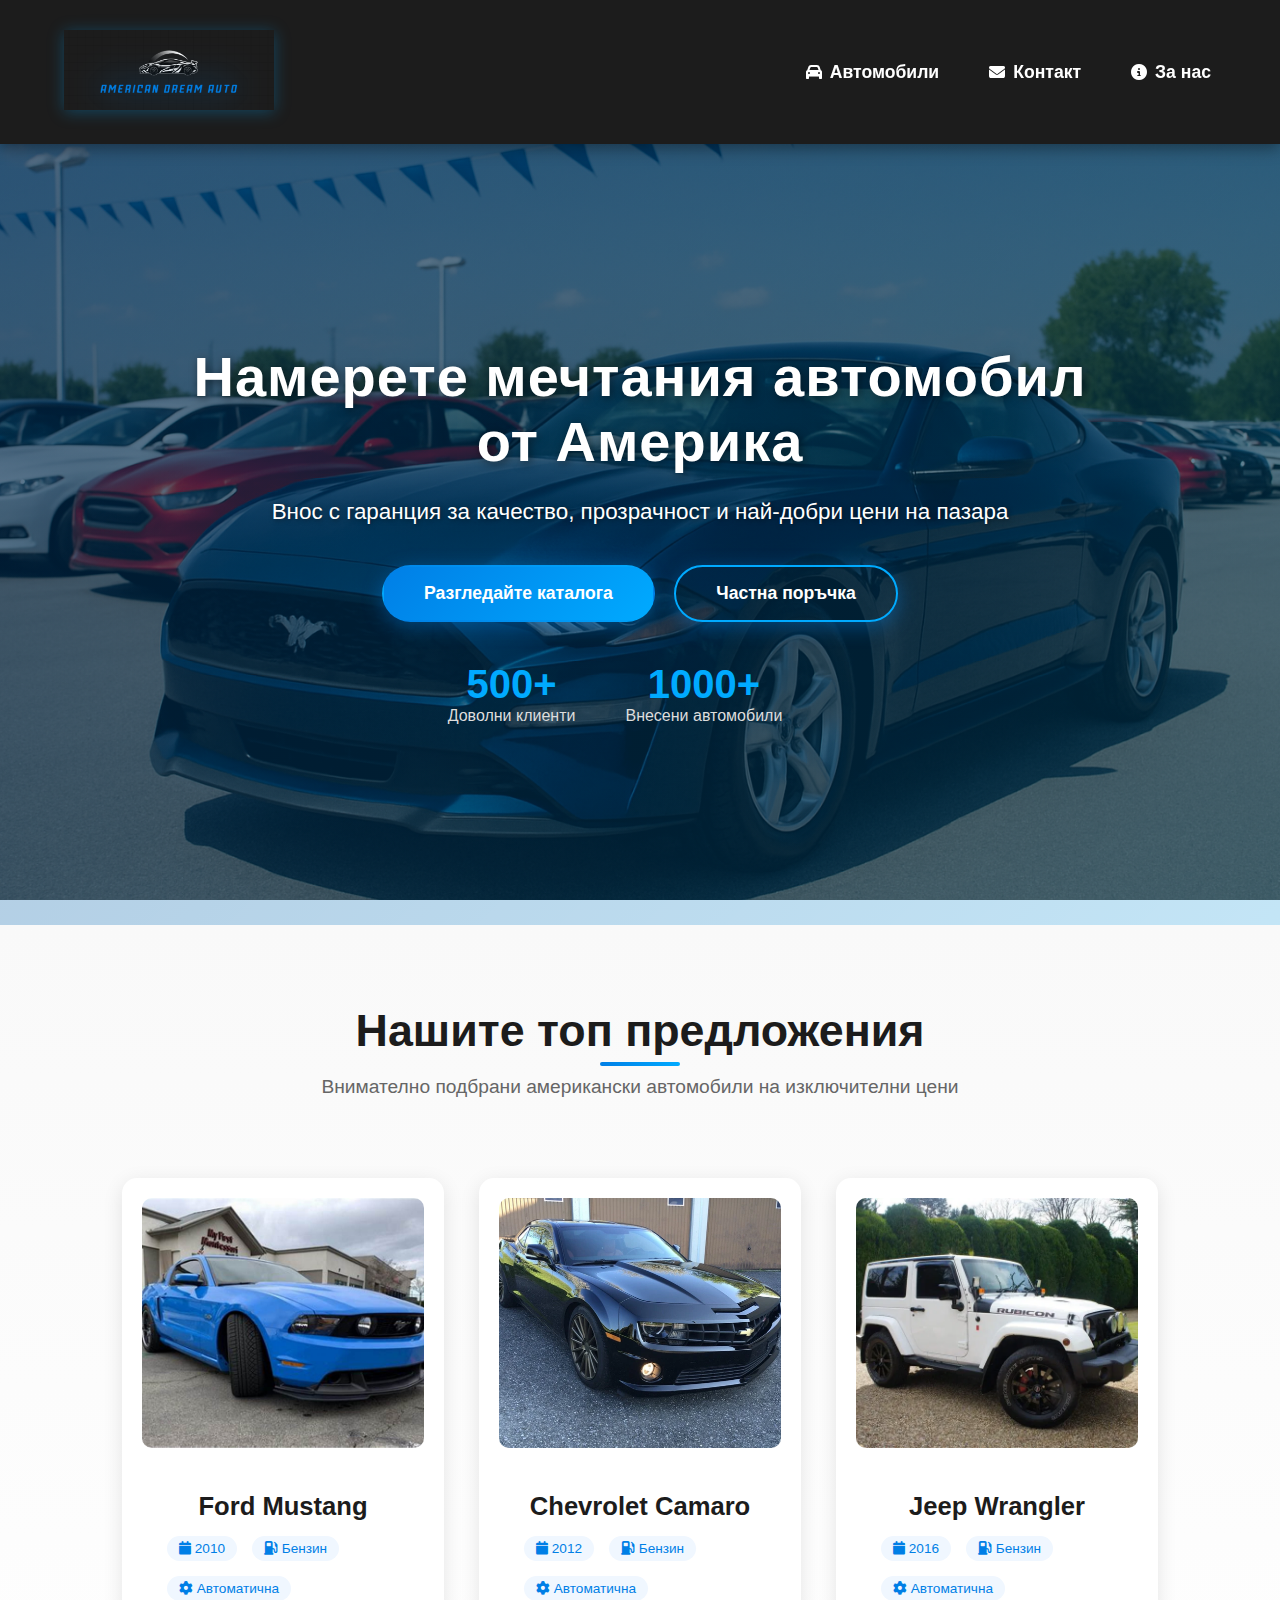
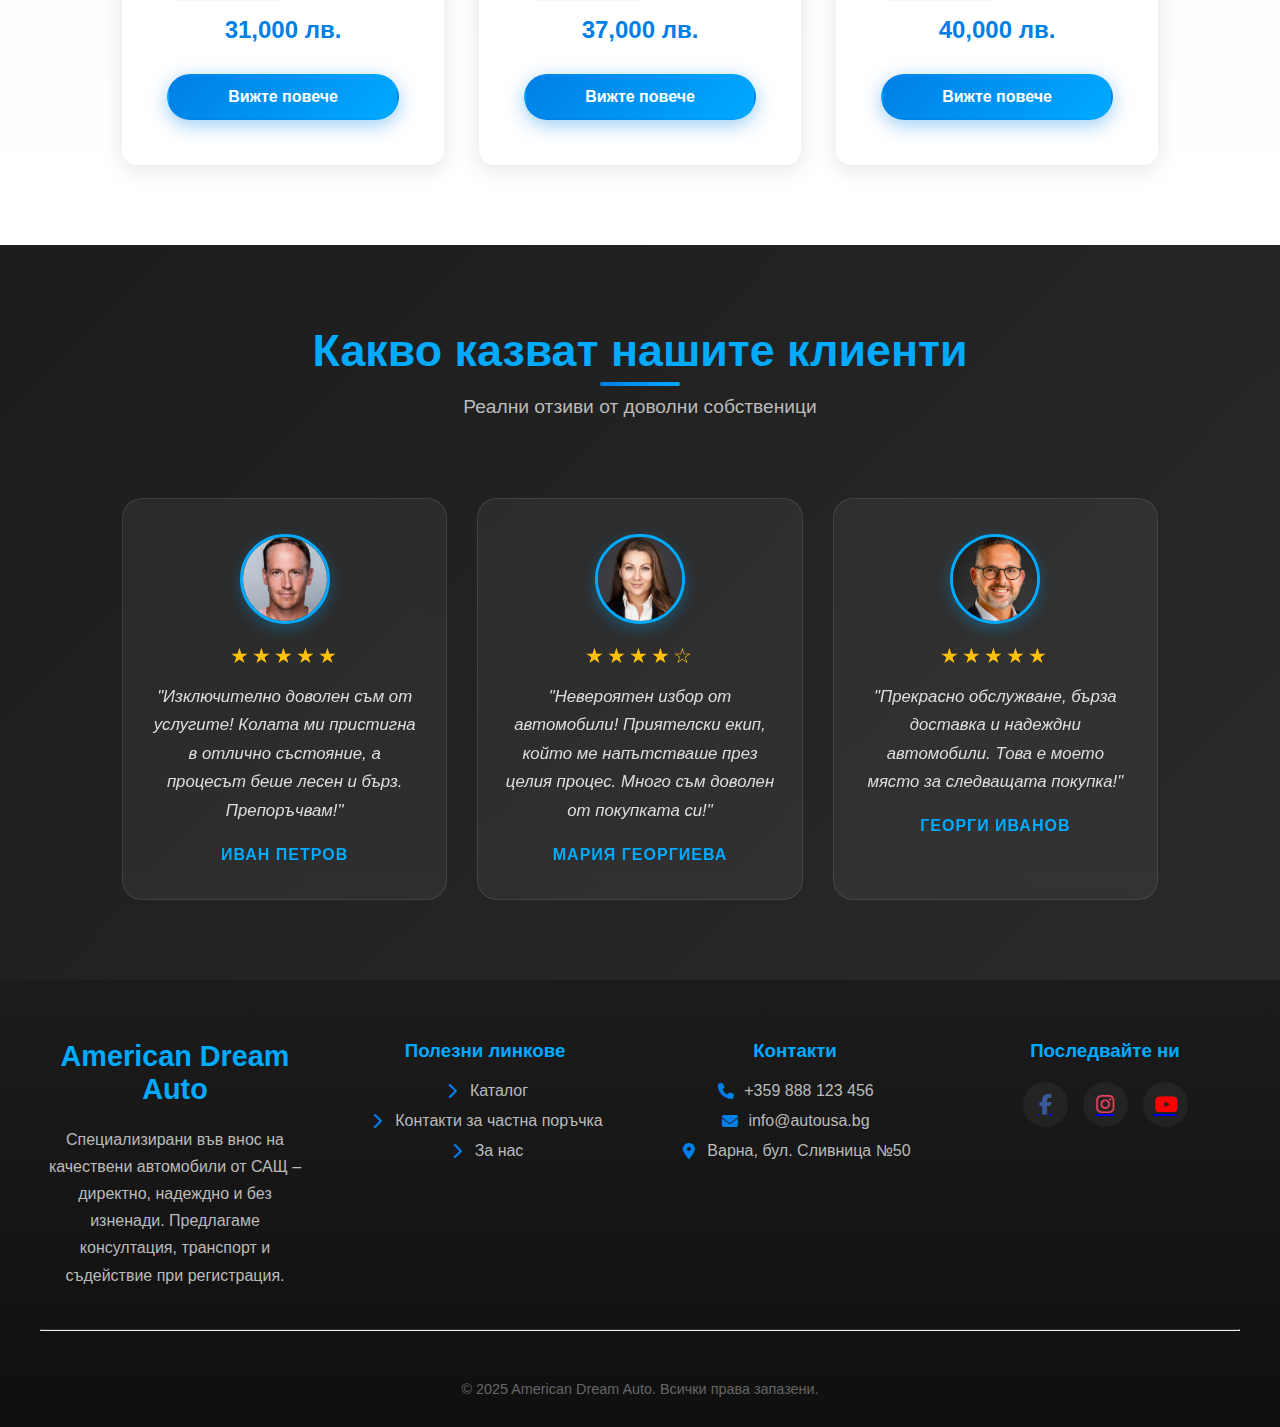
<file: index.html>
<!DOCTYPE html><!DOCTYPE html>
<html lang="bg">
<head>
  <meta charset="UTF-8">
  <meta name="viewport" content="width=device-width, initial-scale=1.0">
  <title>Вносни автомобили от Америка | American Dream Auto</title>
  <link rel="stylesheet" href="https://cdnjs.cloudflare.com/ajax/libs/font-awesome/6.5.0/css/all.min.css">
  <link rel="stylesheet" href="styles.css">
</head>
<body>
  <!-- Header -->
  <header>
    <div class="container header-flex">
      <div class="logo-container">
        <a href="index.html">
          <img src="Screenshot (2).png" alt="American Dream Auto Logo">
        </a>
      </div>
      <nav>
        <ul>
          <li class="dropdown">
            <a href="#"><i class="fas fa-car"></i> Автомобили</a>
            <ul class="submenu">
              <li><a href="catalog.html">Каталог</a></li>
            </ul>
          </li>
          <li><a href="contact.html"><i class="fas fa-envelope"></i> Контакт</a></li>
          <li><a href="about.html"><i class="fas fa-info-circle"></i> За нас</a></li>
        </ul>
      </nav>
    </div>
  </header>

  <!-- Hero Section -->
  <section class="hero">
    <div class="hero-content">
      <h1>Намерете мечтания автомобил от Америка</h1>
      <p>Внос с гаранция за качество, прозрачност и най-добри цени на пазара</p>
      <a href="catalog.html" class="btn">Разгледайте каталога</a>
      <a href="contact.html" class="btn btn-secondary">Частна поръчка</a>
      
      <div class="hero-stats">
        <div class="stat-item">
          <span class="stat-number">500+</span>
          <span class="stat-label">Доволни клиенти</span>
        </div>
        <div class="stat-item">
          <span class="stat-number">1000+</span>
          <span class="stat-label">Внесени автомобили</span>
        </div>
        <div class="stat-item">
        </div>
      </div>
    </div>
  </section>

  <!-- Featured Cars Section -->
  <section class="featured-cars">
    <div class="container">
      <h2>Нашите топ предложения</h2>
      <p class="section-subtitle">Внимателно подбрани американски автомобили на изключителни цени</p>
      <div class="car-grid">
        <div class="car-item">
          <img src="OIP.jpg" alt="Ford Mustang">
          <div class="car-item-content">
            <h3>Ford Mustang</h3>
            <div class="car-features">
              <span class="feature-badge"><i class="fas fa-calendar"></i> 2010</span>
              <span class="feature-badge"><i class="fas fa-gas-pump"></i> Бензин</span>
              <span class="feature-badge"><i class="fas fa-cog"></i> Автоматична</span>
            </div>
            <p class="car-price">31,000 лв.</p>
            <a href="mustang.html" class="btn">Вижте повече</a>
          </div>
        </div>

        <div class="car-item">
          <img src="21.webp" alt="Chevrolet Camaro">
          <div class="car-item-content">
            <h3>Chevrolet Camaro</h3>
            <div class="car-features">
              <span class="feature-badge"><i class="fas fa-calendar"></i> 2012</span>
              <span class="feature-badge"><i class="fas fa-gas-pump"></i> Бензин</span>
              <span class="feature-badge"><i class="fas fa-cog"></i> Автоматична</span>
            </div>
            <p class="car-price">37,000 лв.</p>
            <a href="camaro.html" class="btn">Вижте повече</a>
          </div>
        </div>

        <div class="car-item">
          <img src="jeep-wrangler-3-6-v6-sahara-auto-4wd-euro-5-2dr-euro-5-838980409-1.webp" alt="Jeep Wrangler">
          <div class="car-item-content">
            <h3>Jeep Wrangler</h3>
            <div class="car-features">
              <span class="feature-badge"><i class="fas fa-calendar"></i> 2016</span>
              <span class="feature-badge"><i class="fas fa-gas-pump"></i> Бензин</span>
              <span class="feature-badge"><i class="fas fa-cog"></i> Автоматична</span>
            </div>
            <p class="car-price">40,000 лв.</p>
            <a href="wrangler.html" class="btn">Вижте повече</a>
          </div>
        </div>  
      </div>
    </div>
  </section>

  <!-- Reviews Section -->
  <section class="reviews">
    <div class="container">
      <h2>Какво казват нашите клиенти</h2>
      <p class="section-subtitle">Реални отзиви от доволни собственици</p>
      <div class="review-grid">

        <div class="review-item">
          <div class="review-img-wrapper">
            <img src="man-5519413_1280.jpg" alt="Иван Петров">
          </div>
          <div class="review-stars">★★★★★</div>
          <p class="review-text">"Изключително доволен съм от услугите! Колата ми пристигна в отлично състояние, а процесът беше лесен и бърз. Препоръчвам!"</p>
          <p class="client-name">Иван Петров</p>
        </div>

        <div class="review-item">
          <div class="review-img-wrapper">
            <img src="images.jpg" alt="Мария Георгиева">
          </div>
          <div class="review-stars">★★★★☆</div>
          <p class="review-text">"Невероятен избор от автомобили! Приятелски екип, който ме напътстваше през целия процес. Много съм доволен от покупката си!"</p>
          <p class="client-name">Мария Георгиева</p>
        </div>

        <div class="review-item">
          <div class="review-img-wrapper">
            <img src="342A2865-kopi.jpg" alt="Георги Иванов">
          </div>
          <div class="review-stars">★★★★★</div>
          <p class="review-text">"Прекрасно обслужване, бърза доставка и надеждни автомобили. Това е моето място за следващата покупка!"</p>
          <p class="client-name">Георги Иванов</p>
        </div>

      </div>
    </div>
  </section>

  <!-- Footer -->
  <footer>
    <div class="footer-content">
      <div class="footer-section">
        <h2>American Dream Auto</h2>
        <p>Специализирани във внос на качествени автомобили от САЩ – директно, надеждно и без изненади. Предлагаме консултация, транспорт и съдействие при регистрация.</p>
      </div>

      <div class="footer-section">
        <h3>Полезни линкове</h3>
        <div class="footer-links">
          <a href="catalog.html"><i class="fas fa-chevron-right"></i> Каталог</a>
          <a href="contact.html"><i class="fas fa-chevron-right"></i> Контакти за частна поръчка</a>
          <a href="about.html"><i class="fas fa-chevron-right"></i> За нас</a>
        </div>
      </div>

      <div class="footer-section">
        <h3>Контакти</h3>
        <div class="footer-links">
          <a href="tel:+359888123456"><i class="fas fa-phone"></i> +359 888 123 456</a>
          <a href="mailto:info@autousa.bg"><i class="fas fa-envelope"></i> info@autousa.bg</a>
          <a href="https://www.google.com/maps?q=Варна, бул. Сливница 50" target="_blank">
            <i class="fas fa-map-marker-alt"></i> Варна, бул. Сливница №50
          </a>
        </div>
      </div>

      <div class="footer-section">
        <h3>Последвайте ни</h3>
        <div class="social-links">
          <a href="https://www.facebook.com" target="_blank" aria-label="Facebook">
            <i class="fab fa-facebook-f"></i>
          </a>
          <a href="https://www.instagram.com" target="_blank" aria-label="Instagram">
            <i class="fab fa-instagram"></i>
          </a>
          <a href="https://www.youtube.com" target="_blank" aria-label="YouTube">
            <i class="fab fa-youtube"></i>
          </a>
        </div>
      </div>
    </div>

    <hr>

    <div class="footer-bottom">
      <p>&copy; 2025 American Dream Auto. Всички права запазени.</p>
    </div>
  </footer>

</body>
</html>
</html>
</file>
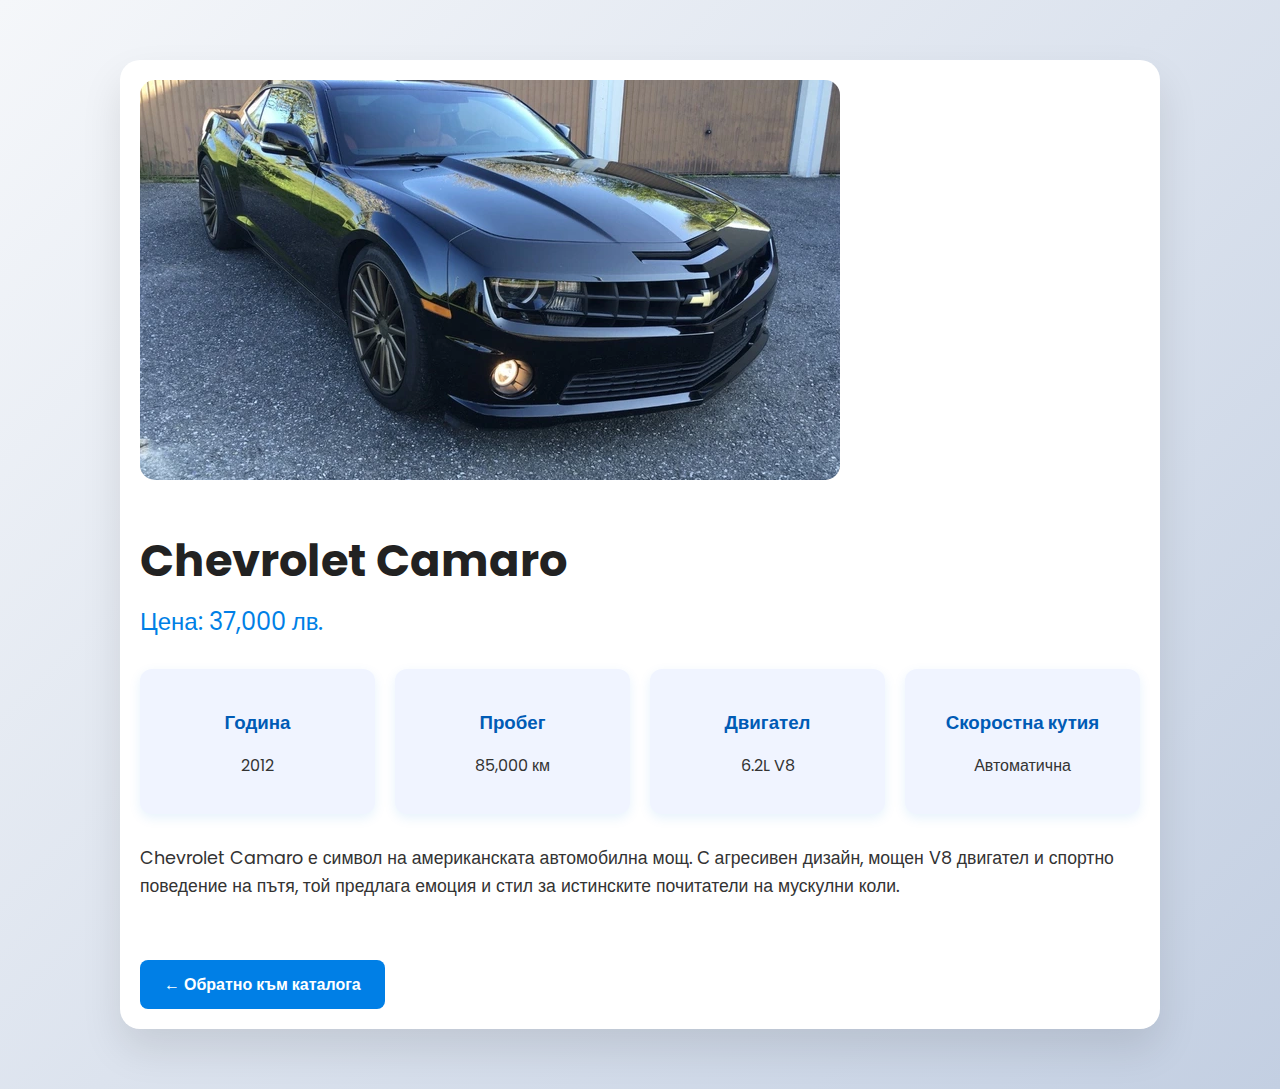
<file: camaro.html>
<!DOCTYPE html>
<html lang="bg">
<head>
  <meta charset="UTF-8">
  <meta name="viewport" content="width=device-width, initial-scale=1.0">
  <title>Chevrolet Camaro</title>
  <link rel="preconnect" href="https://fonts.googleapis.com">
  <link href="https://fonts.googleapis.com/css2?family=Poppins:wght@400;600&display=swap" rel="stylesheet">
  <style>
    body {
      font-family: 'Poppins', sans-serif;
      margin: 0;
      padding: 0;
      background: linear-gradient(135deg, #f5f7fa, #c3cfe2);
      color: #333;
    }

    .container {
      max-width: 1000px;
      margin: 60px auto;
      padding: 20px;
      background: #fff;
      border-radius: 20px;
      box-shadow: 0 20px 40px rgba(0, 0, 0, 0.1);
      animation: fadeIn 1s ease-in-out;
    }

    @keyframes fadeIn {
      from { opacity: 0; transform: translateY(20px); }
      to { opacity: 1; transform: translateY(0); }
    }

    .car-image {
      width: 70%;
      height: 400px;
      object-fit: cover;
      border-radius: 15px;
      margin-bottom: 10px;
    }

    h1 {
      font-size: 2.8rem;
      color: #222;
      margin-bottom: 10px;
    }

    .price {
      font-size: 1.5rem;
      color: #007fe6;
      margin-bottom: 30px;
    }

    .details-grid {
      display: grid;
      grid-template-columns: repeat(auto-fit, minmax(220px, 1fr));
      gap: 20px;
      margin-bottom: 30px;
    }

    .detail-card {
      background: #f0f4ff;
      padding: 20px;
      border-radius: 12px;
      text-align: center;
      box-shadow: 0 4px 12px rgba(0, 127, 230, 0.1);
      transition: transform 0.3s ease;
    }

    .detail-card:hover {
      transform: scale(1.05);
    }

    .detail-card h3 {
      margin-bottom: 10px;
      color: #005bb5;
    }

    .description {
      font-size: 1.1rem;
      line-height: 1.6;
      margin-bottom: 60px;
    }

    .back-link {
      display: inline-block;
      padding: 12px 24px;
      background: #007fe6;
      color: white;
      text-decoration: none;
      border-radius: 8px;
      font-weight: 600;
      transition: background 0.3s ease;
    }

    .back-link:hover {
      background: #005bb5;
    }
  </style>
</head>
<body>
  <div class="container">
    <img src="21.webp" alt="Chevrolet Camaro" class="car-image">
    <h1>Chevrolet Camaro</h1>  
    <div class="price">Цена: 37,000 лв.</div>

    <div class="details-grid">
      <div class="detail-card">
        <h3>Година</h3>
        <p>2012</p>
      </div>
      <div class="detail-card">
        <h3>Пробег</h3>
        <p>85,000 км</p>
      </div>
      <div class="detail-card">
        <h3>Двигател</h3>
        <p>6.2L V8</p>
      </div>
      <div class="detail-card">
        <h3>Скоростна кутия</h3>
        <p>Автоматична</p>
      </div>
    </div>

    <div class="description">
      Chevrolet Camaro е символ на американската автомобилна мощ. С агресивен дизайн, мощен V8 двигател и спортно поведение на пътя, той предлага емоция и стил за истинските почитатели на мускулни коли.
    </div>

    <a href="catalog.html" class="back-link">← Обратно към каталога</a>
  </div>
</body>
</html>
</file>
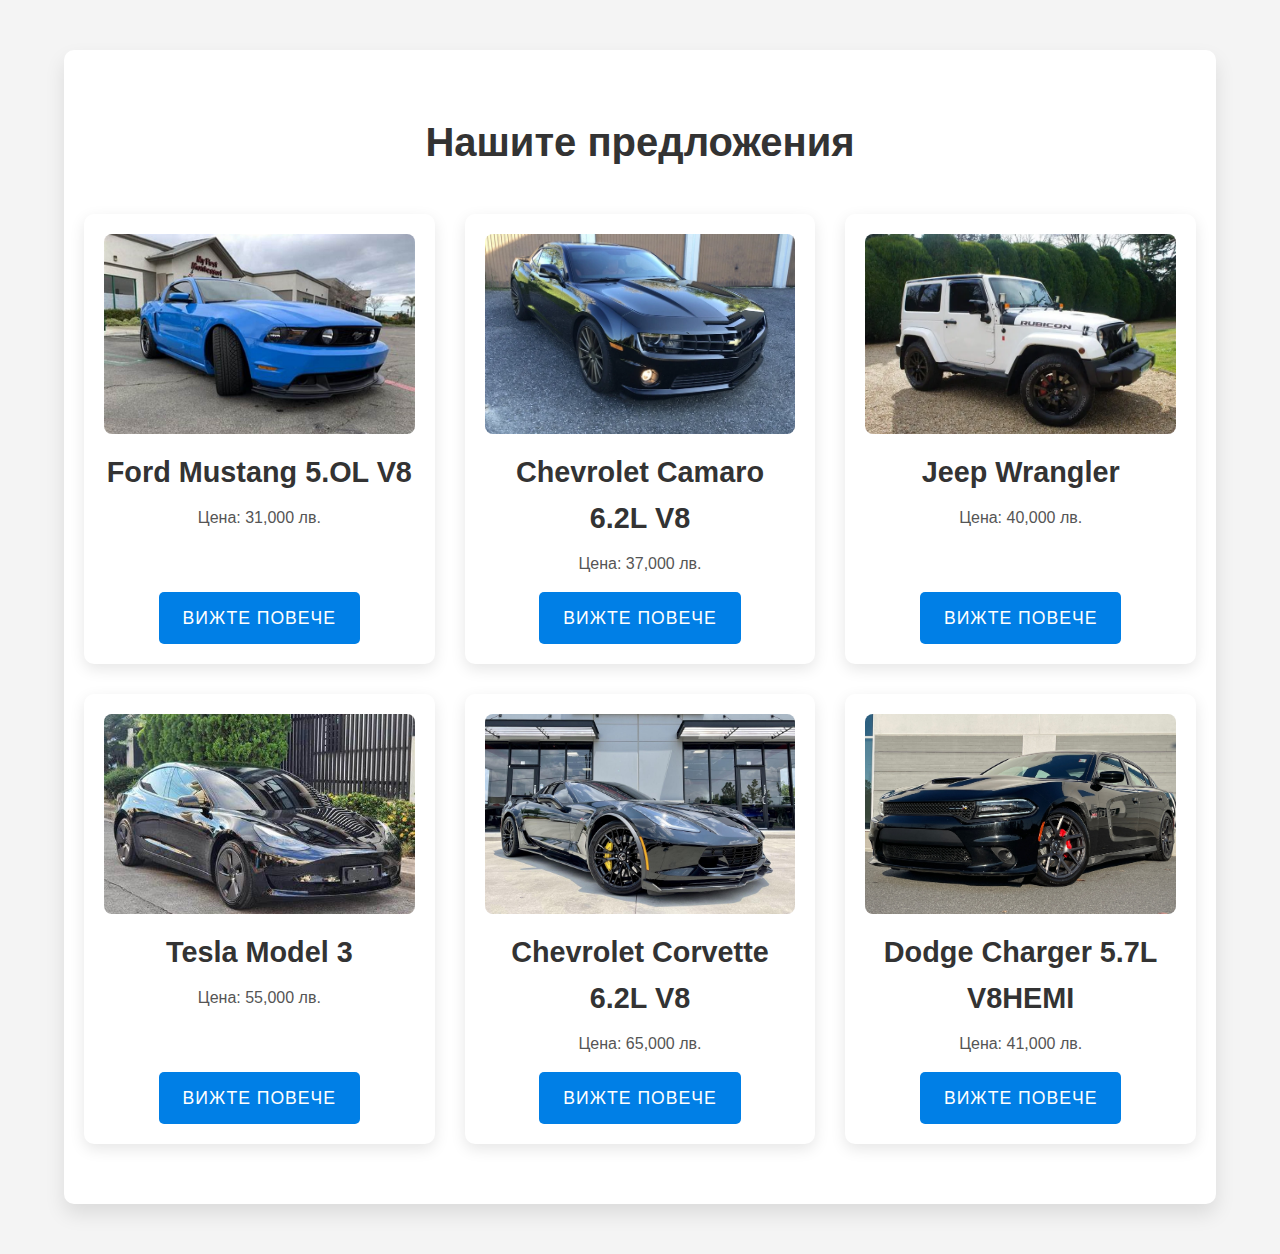
<file: catalog.html>
<!DOCTYPE html>
<html lang="bg">
<head>
  <meta charset="UTF-8" />
  <meta name="viewport" content="width=device-width, initial-scale=1.0"/>
  <title>Каталог на автомобили от Америка</title>
  <style>
    /* Основни стилове */
    * {
      margin: 0;
      padding: 0;
      box-sizing: border-box;
    }

    body {
      font-family: 'Arial', sans-serif;
      background-color: #f4f4f4;
      color: #333;
      line-height: 1.6;
    }

    .container {
      width: 90%;
      max-width: 1200px;
      margin: 50px auto;
    }

    /* Стилове за секцията с каталог */
    .catalog {
      padding: 60px 20px;
      background-color: #fff;
      border-radius: 10px;
      box-shadow: 0 10px 20px rgba(0, 0, 0, 0.1);
    }

    .catalog h2 {
      text-align: center;
      margin-bottom: 40px;
      font-size: 2.5rem;
      color: #333;
      font-weight: bold;
    }

    .car-grid {
      display: grid;
      grid-template-columns: repeat(auto-fill, minmax(280px, 1fr));
      gap: 30px;
      justify-items: center;
      align-items: stretch; /* добавено, за еднаква височина */
    }

    .car-item {
      background: #fff;
      padding: 20px;
      text-align: center;
      border-radius: 10px;
      box-shadow: 0 5px 15px rgba(0, 0, 0, 0.1);
      transition: transform 0.3s ease, box-shadow 0.3s ease;
      width: 100%;
      overflow: hidden;

      display: flex;              /* добавено */
      flex-direction: column;     /* добавено */
      justify-content: space-between; /* добавено */
      height: 100%;               /* добавено */
    }

    .car-item:hover {
      transform: translateY(-10px);
      box-shadow: 0 15px 30px rgba(0, 0, 0, 0.2);
    }

    .car-item img {
      width: 100%;
      height: 200px;
      object-fit: cover;
      border-radius: 8px;
      margin-bottom: 15px;
      transition: transform 0.3s ease;
      flex-shrink: 0;
    }

    .car-item img:hover {
      transform: scale(1.1);
    }

    .car-item h3 {
      font-size: 1.8rem;
      margin-bottom: 10px;
      color: #333;
      font-weight: bold;
    }

    .car-item p {
      margin-bottom: 15px;
      font-size: 1rem;
      color: #555;
      flex-grow: 1; /* заема наличното място */
    }

    .btn {
      background: #007fe6;
      color: white;
      padding: 12px 24px;
      border-radius: 5px;
      text-decoration: none;
      display: inline-block;
      font-size: 1.1rem;
      text-transform: uppercase;
      letter-spacing: 1px;
      transition: background 0.3s ease;
      align-self: center;
      margin-top: auto; /* бутонът се бута долу */
    }

    .btn:hover {
      background: #005bb5;
    }

    /* Адаптивен дизайн */
    @media (max-width: 768px) {
      .container {
        width: 95%;
      }

      .car-item h3 {
        font-size: 1.5rem;
      }

      .btn {
        padding: 10px 20px;
        font-size: 1rem;
      }
    }
  </style>
</head>
<body>

  <div class="container">
    <section class="catalog">
      <h2>Нашите предложения</h2>
      <div class="car-grid">
        <!-- Карта 1 -->
        <div class="car-item">
          <img src="OIP.jpg" alt="Ford Mustang" />
          <h3>Ford Mustang 5.OL V8</h3>
          <p>Цена: 31,000 лв.</p>
          <a href="mustang.html" class="btn">Вижте повече</a>
        </div>
        <!-- Карта 2 -->
        <div class="car-item">
          <img src="21.webp" alt="Chevrolet Camaro" />
          <h3>Chevrolet Camaro 6.2L V8</h3>
          <p>Цена: 37,000 лв.</p>
          <a href="camaro.html" class="btn">Вижте повече</a>
        </div>
        <!-- Карта 3 -->
        <div class="car-item">
          <img src="jeep-wrangler-3-6-v6-sahara-auto-4wd-euro-5-2dr-euro-5-838980409-1.webp" alt="Jeep Wrangler" />
          <h3>Jeep Wrangler</h3>
          <p>Цена: 40,000 лв.</p>
          <a href="wrangler.html" class="btn">Вижте повече</a>
        </div>
        <!-- Карта 4 -->
        <div class="car-item">
          <img src="tesla 3.jpg.jpg" alt="Tesla Model 3" />
          <h3>Tesla Model 3</h3>
          <p>Цена: 55,000 лв.</p>
          <a href="tesla.html" class="btn">Вижте повече</a>
        </div>
        <!-- Карта 5 -->
        <div class="car-item">
          <img src="Used-2015-Chevrolet-Corvette-Z06-1627218137.jpg" alt="Chevrolet Corvette" />
          <h3>Chevrolet Corvette 6.2L V8</h3>
          <p>Цена: 65,000 лв.</p>
          <a href="corvette.html" class="btn">Вижте повече</a>
        </div>
        <!-- Карта 6 -->
        <div class="car-item">
          <img src="Used-2018-Dodge-CHARGER-RT-392-SCAT-PACK-NAV-BEATS-SUNROOF-BREMBO-REARVIEW-1638890001.jpg" alt="Dodge Charger" />
          <h3>Dodge Charger 5.7L V8HEMI</h3>
          <p>Цена: 41,000 лв.</p>
          <a href="charger.html" class="btn">Вижте повече</a>
        </div>
    

</body>
</html>
</file>
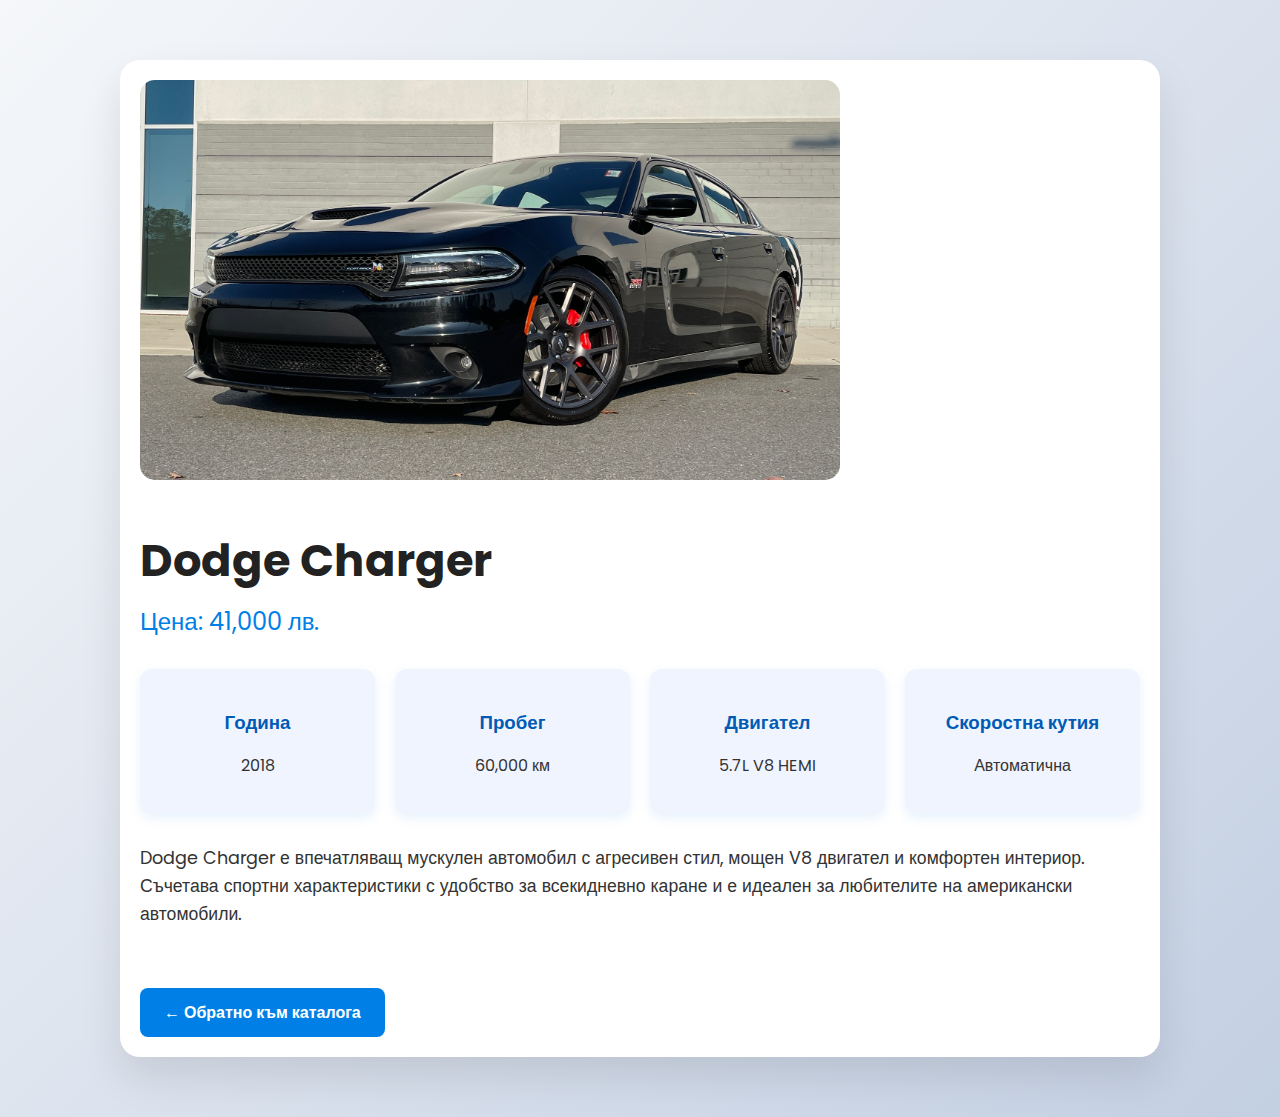
<file: charger.html>
<!DOCTYPE html>
<html lang="bg">
<head>
  <meta charset="UTF-8">
  <meta name="viewport" content="width=device-width, initial-scale=1.0">
  <title>Dodge Charger</title>
  <link rel="preconnect" href="https://fonts.googleapis.com">
  <link href="https://fonts.googleapis.com/css2?family=Poppins:wght@400;600&display=swap" rel="stylesheet">
  <style>
    body {
      font-family: 'Poppins', sans-serif;
      margin: 0;
      padding: 0;
      background: linear-gradient(135deg, #f5f7fa, #c3cfe2);
      color: #333;
    }

    .container {
      max-width: 1000px;
      margin: 60px auto;
      padding: 20px;
      background: #fff;
      border-radius: 20px;
      box-shadow: 0 20px 40px rgba(0, 0, 0, 0.1);
      animation: fadeIn 1s ease-in-out;
    }

    @keyframes fadeIn {
      from { opacity: 0; transform: translateY(20px); }
      to { opacity: 1; transform: translateY(0); }
    }

    .car-image {
      width: 70%;
      height: 400px;
      object-fit: cover;
      border-radius: 15px;
      margin-bottom: 10px;
    }

    h1 {
      font-size: 2.8rem;
      color: #222;
      margin-bottom: 10px;
    }

    .price {
      font-size: 1.5rem;
      color: #007fe6;
      margin-bottom: 30px;
    }

    .details-grid {
      display: grid;
      grid-template-columns: repeat(auto-fit, minmax(220px, 1fr));
      gap: 20px;
      margin-bottom: 30px;
    }

    .detail-card {
      background: #f0f4ff;
      padding: 20px;
      border-radius: 12px;
      text-align: center;
      box-shadow: 0 4px 12px rgba(0, 127, 230, 0.1);
      transition: transform 0.3s ease;
    }

    .detail-card:hover {
      transform: scale(1.05);
    }

    .detail-card h3 {
      margin-bottom: 10px;
      color: #005bb5;
    }

    .description {
      font-size: 1.1rem;
      line-height: 1.6;
      margin-bottom: 60px;
    }

    .back-link {
      display: inline-block;
      padding: 12px 24px;
      background: #007fe6;
      color: white;
      text-decoration: none;
      border-radius: 8px;
      font-weight: 600;
      transition: background 0.3s ease;
    }

    .back-link:hover {
      background: #005bb5;
    }
  </style>
</head>
<body>
  <div class="container">
    <img src="Used-2018-Dodge-CHARGER-RT-392-SCAT-PACK-NAV-BEATS-SUNROOF-BREMBO-REARVIEW-1638890001.jpg" alt="Dodge Charger" class="car-image">
    <h1>Dodge Charger</h1>  
    <div class="price">Цена: 41,000 лв.</div>

    <div class="details-grid">
      <div class="detail-card">
        <h3>Година</h3>
        <p>2018</p>
      </div>
      <div class="detail-card">
        <h3>Пробег</h3>
        <p>60,000 км</p>
      </div>
      <div class="detail-card">
        <h3>Двигател</h3>
        <p>5.7L V8 HEMI</p>
      </div>
      <div class="detail-card">
        <h3>Скоростна кутия</h3>
        <p>Автоматична</p>
      </div>
    </div>

    <div class="description">
      Dodge Charger е впечатляващ мускулен автомобил с агресивен стил, мощен V8 двигател и комфортен интериор. Съчетава спортни характеристики с удобство за всекидневно каране и е идеален за любителите на американски автомобили.
    </div>

    <a href="index.html" class="back-link">← Обратно към каталога</a>
  </div>
</body>
</html>
</file>
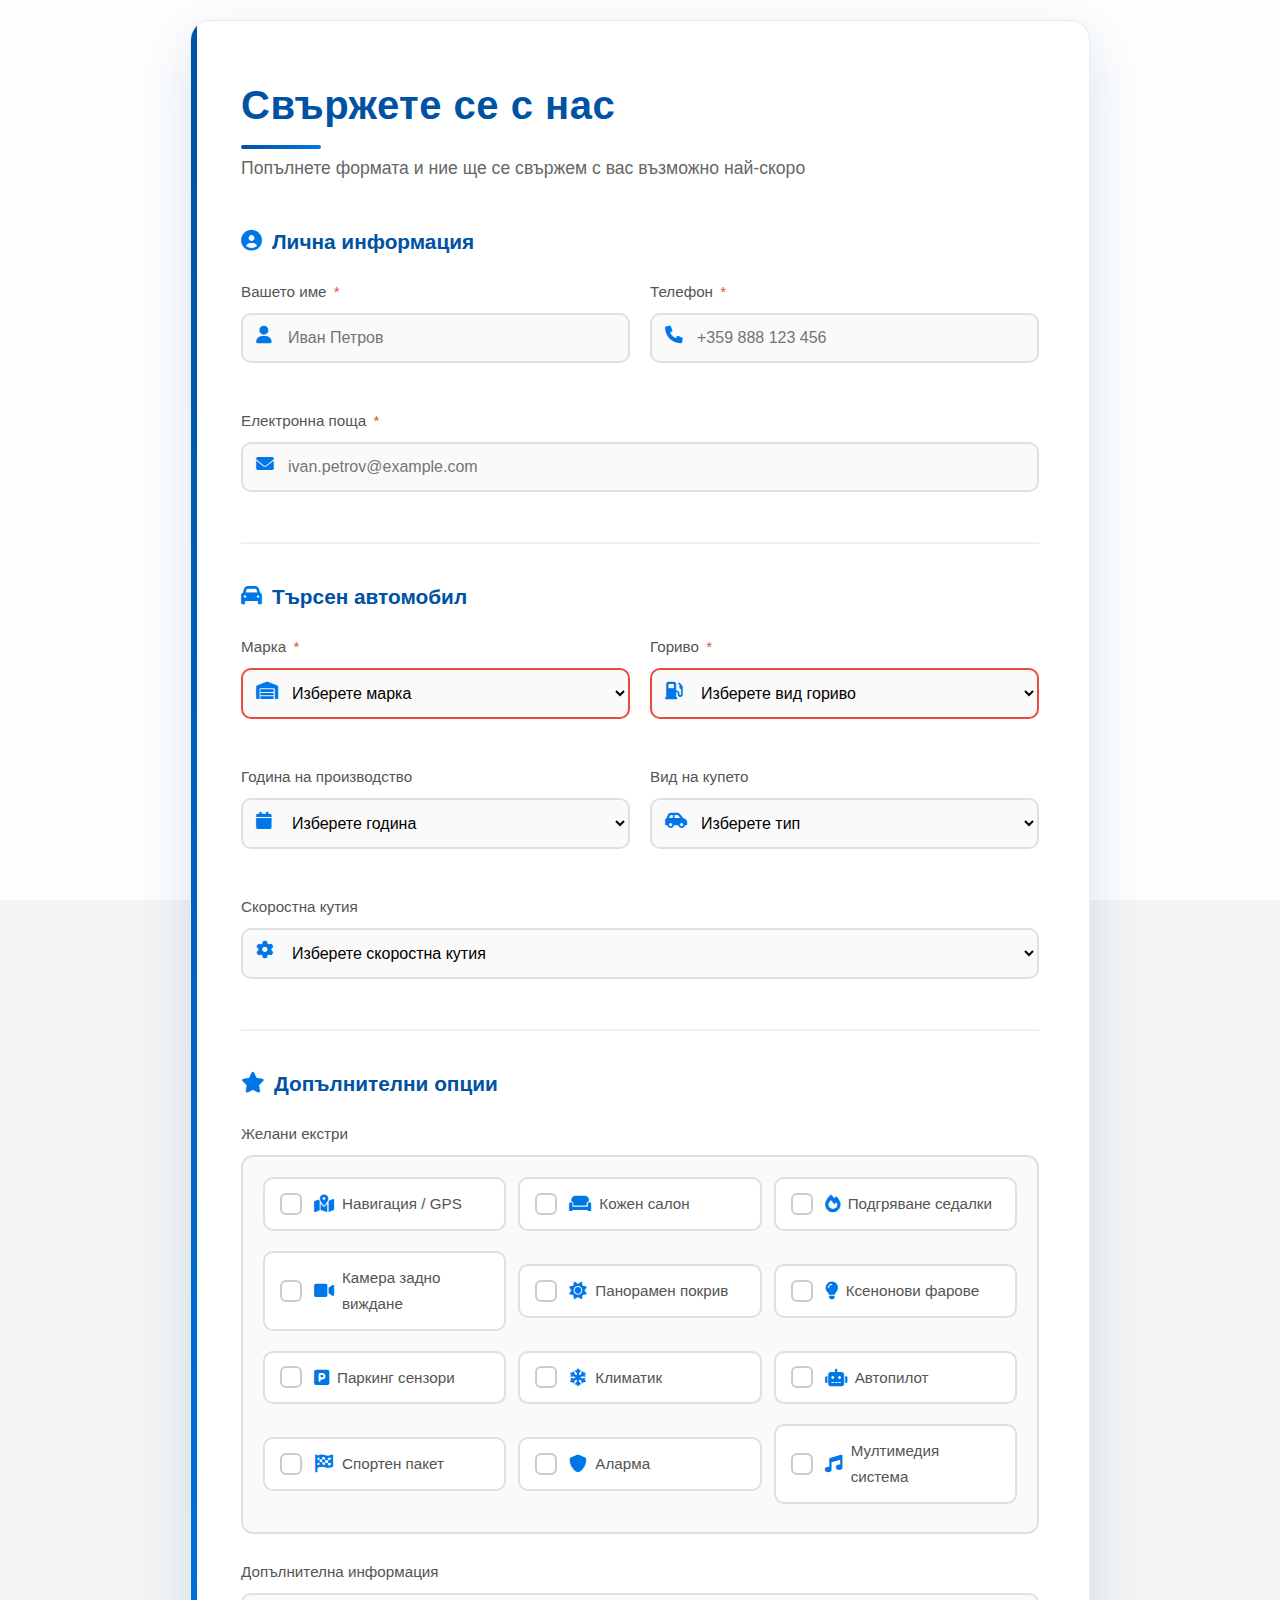
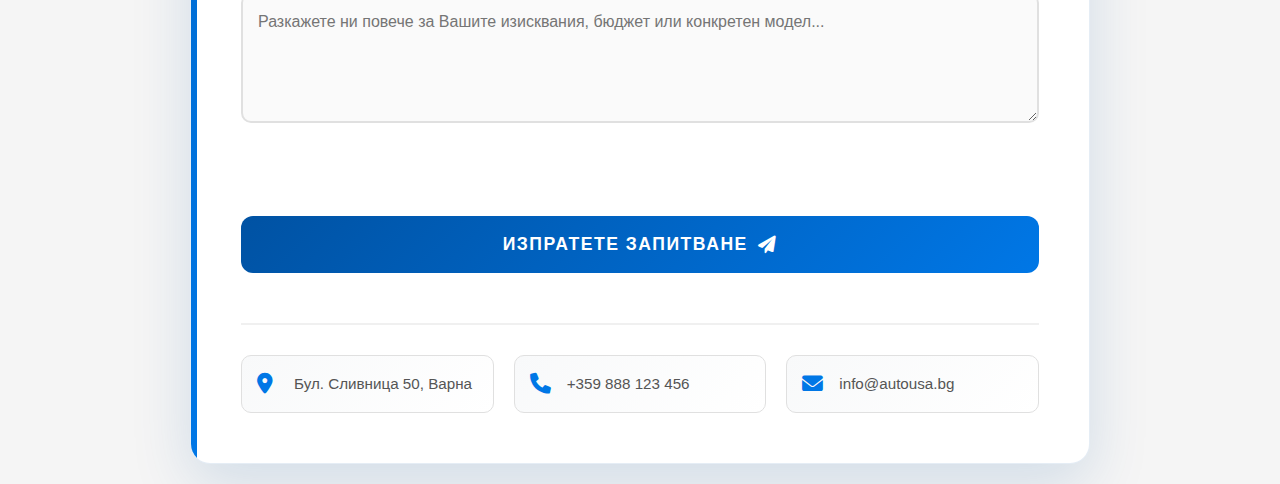
<file: contact.html>
<!DOCTYPE html>
<html lang="bg">
<head>
  <meta charset="UTF-8">
  <meta name="viewport" content="width=device-width, initial-scale=1.0">
  <title>Контакти - Американски автомобили</title>
  <link rel="stylesheet" href="https://cdnjs.cloudflare.com/ajax/libs/font-awesome/6.0.0-beta3/css/all.min.css">
  <style>
    * {margin: 0; padding: 0; box-sizing: border-box;}
    
    body {
      font-family: 'Segoe UI', 'Montserrat', 'Arial', sans-serif;
      background-color: #f5f5f5;
      color: #333;
      line-height: 1.7;
      display: flex;
      justify-content: center;
      align-items: center;
      min-height: 100vh;
      padding: 20px;
      background-image: linear-gradient(rgba(255, 255, 255, 0.95), rgba(255, 255, 255, 0.95)), url('https://images.unsplash.com/photo-1541899481282-d53bffe3c35d');
      background-size: cover;
      background-position: center;
      background-attachment: fixed;
    }

    .container {
      max-width: 900px;
      width: 100%;
      background-color: #fff;
      padding: 50px;
      border-radius: 20px;
      box-shadow: 0 20px 60px rgba(0, 82, 155, 0.15);
      border: 1px solid rgba(0, 82, 155, 0.1);
      animation: fadeIn 0.6s ease-out;
      position: relative;
      overflow: hidden;
    }

    .container::before {
      content: '';
      position: absolute;
      top: 0;
      left: 0;
      width: 6px;
      height: 100%;
      background: linear-gradient(to bottom, #0052a3, #0077e6);
    }

    .contact-form h2 {
      font-size: 2.5rem;
      color: #0052a3;
      margin-bottom: 15px;
      font-weight: 700;
      letter-spacing: 0.5px;
      position: relative;
      display: inline-block;
    }

    .contact-form h2::after {
      content: '';
      position: absolute;
      bottom: -10px;
      left: 0;
      width: 80px;
      height: 4px;
      background: linear-gradient(to right, #0052a3, #0077e6);
      border-radius: 2px;
    }

    .subtitle {
      color: #666;
      margin-bottom: 40px;
      font-size: 1.1rem;
    }

    .form-section {
      margin-bottom: 35px;
      padding-bottom: 25px;
      border-bottom: 2px solid #f0f0f0;
    }

    .form-section:last-of-type {
      border-bottom: none;
    }

    .form-section h3 {
      color: #0052a3;
      font-size: 1.3rem;
      margin-bottom: 20px;
      display: flex;
      align-items: center;
      gap: 10px;
    }

    .form-section h3 i {
      color: #0077e6;
    }

    .form-row {
      display: grid;
      grid-template-columns: 1fr 1fr;
      gap: 20px;
      margin-bottom: 20px;
    }

    .form-group {
      margin-bottom: 25px;
      position: relative;
    }

    .form-group.full-width {
      grid-column: 1 / -1;
    }

    label {
      color: #555;
      margin-bottom: 8px;
      display: block;
      font-size: 0.95rem;
      font-weight: 500;
    }

    label .required {
      color: #e74c3c;
      margin-left: 3px;
    }

    input, textarea, select {
      width: 100%;
      padding: 14px 14px 14px 45px;
      font-size: 1rem;
      border: 2px solid #e0e0e0;
      border-radius: 10px;
      background-color: #fafafa;
      transition: all 0.3s ease;
      font-family: inherit;
    }

    input:focus, textarea:focus, select:focus {
      border-color: #0077e6;
      background: #fff;
      outline: none;
      box-shadow: 0 0 0 3px rgba(0, 119, 230, 0.1);
      transform: translateY(-1px);
    }

    input:invalid:not(:placeholder-shown), 
    select:invalid:not(:placeholder-shown) {
      border-color: #e74c3c;
    }

    textarea {
      resize: vertical;
      min-height: 130px;
      padding-left: 15px;
      line-height: 1.6;
    }

    .input-icon {
      position: absolute;
      left: 15px;
      top: 50%;
      transform: translateY(-50%);
      color: #0077e6;
      font-size: 1.1rem;
      pointer-events: none;
      margin-top: 14px; /* Половината от височината на label (28px / 2) */
    }

    .help-text {
      font-size: 0.85rem;
      color: #888;
      margin-top: 5px;
      display: block;
    }

    /* Подобрен стил за екстри */
    .extras-container {
      background: #fafafa;
      border: 2px solid #e0e0e0;
      border-radius: 12px;
      padding: 20px;
      transition: all 0.3s ease;
    }

    .extras-container:focus-within {
      border-color: #0077e6;
      background: #fff;
      box-shadow: 0 0 0 3px rgba(0, 119, 230, 0.1);
    }

    .extras-grid {
      display: grid;
      grid-template-columns: repeat(auto-fill, minmax(200px, 1fr));
      gap: 12px;
    }

    .extra-item {
      position: relative;
      display: flex;
      align-items: center;
      cursor: pointer;
      user-select: none;
    }

    .extra-item input[type="checkbox"] {
      position: absolute;
      opacity: 0;
      width: 0;
      height: 0;
    }

    .extra-label {
      display: flex;
      align-items: center;
      gap: 12px;
      padding: 12px 15px;
      background: #fff;
      border: 2px solid #e0e0e0;
      border-radius: 10px;
      width: 100%;
      transition: all 0.3s ease;
      cursor: pointer;
    }

    .extra-label:hover {
      border-color: #0077e6;
      background: #f8f9ff;
      transform: translateY(-2px);
      box-shadow: 0 4px 12px rgba(0, 119, 230, 0.15);
    }

    .extra-item input[type="checkbox"]:checked + .extra-label {
      border-color: #0077e6;
      background: linear-gradient(135deg, #e3f2fd, #f8f9ff);
      box-shadow: 0 4px 12px rgba(0, 119, 230, 0.2);
    }

    .extra-checkbox {
      width: 22px;
      height: 22px;
      border: 2px solid #ccc;
      border-radius: 6px;
      display: flex;
      align-items: center;
      justify-content: center;
      transition: all 0.3s ease;
      flex-shrink: 0;
      background: white;
    }

    .extra-item input[type="checkbox"]:checked + .extra-label .extra-checkbox {
      background: linear-gradient(135deg, #0052a3, #0077e6);
      border-color: #0077e6;
    }

    .extra-checkbox i {
      color: white;
      font-size: 0.75rem;
      opacity: 0;
      transform: scale(0);
      transition: all 0.2s ease;
    }

    .extra-item input[type="checkbox"]:checked + .extra-label .extra-checkbox i {
      opacity: 1;
      transform: scale(1);
    }

    .extra-text {
      display: flex;
      align-items: center;
      gap: 8px;
      color: #555;
      font-size: 0.95rem;
      font-weight: 500;
    }

    .extra-text i {
      color: #0077e6;
      font-size: 1.1rem;
    }

    .extra-item input[type="checkbox"]:checked + .extra-label .extra-text {
      color: #0052a3;
      font-weight: 600;
    }

    .extras-summary {
      margin-top: 15px;
      padding: 12px 15px;
      background: linear-gradient(135deg, #e8f5e9, #f1f8e9);
      border-left: 4px solid #4caf50;
      border-radius: 8px;
      font-size: 0.9rem;
      color: #2e7d32;
      display: none;
    }

    .extras-summary.show {
      display: block;
      animation: slideDown 0.3s ease-out;
    }

    .extras-summary strong {
      color: #1b5e20;
    }

    @keyframes slideDown {
      from {opacity: 0; transform: translateY(-10px);}
      to {opacity: 1; transform: translateY(0);}
    }

    .btn {
      background: linear-gradient(135deg, #0052a3, #0077e6);
      color: #fff;
      padding: 18px 40px;
      border-radius: 12px;
      font-size: 1.1rem;
      text-transform: uppercase;
      letter-spacing: 1.5px;
      border: none;
      cursor: pointer;
      width: 100%;
      margin-top: 20px;
      transition: all 0.3s ease;
      font-weight: 600;
      display: flex;
      align-items: center;
      justify-content: center;
      gap: 10px;
    }

    .btn:hover {
      background: linear-gradient(135deg, #0077e6, #0052a3);
      box-shadow: 0 12px 30px rgba(0,82,155,0.3);
      transform: translateY(-2px);
    }

    .btn:active {
      transform: translateY(0);
    }

    .contact-info {
      margin-top: 50px;
      padding-top: 30px;
      border-top: 2px solid #f0f0f0;
      display: grid;
      grid-template-columns: repeat(auto-fit, minmax(200px, 1fr));
      gap: 20px;
    }

    .info-item {
      display: flex;
      align-items: center;
      padding: 15px;
      background: linear-gradient(135deg, #f8f9fa, #fff);
      border-radius: 10px;
      transition: all 0.3s ease;
      border: 1px solid #e0e0e0;
    }

    .info-item:hover {
      box-shadow: 0 5px 15px rgba(0, 82, 155, 0.1);
      transform: translateY(-3px);
    }

    .info-item i {
      color: #0077e6;
      margin-right: 12px;
      font-size: 1.3rem;
      min-width: 25px;
    }

    .info-item span {
      color: #555;
      font-size: 0.95rem;
    }

    .success-message {
      background: linear-gradient(135deg, #00b894, #00cec9);
      color: white;
      padding: 20px;
      border-radius: 10px;
      margin-bottom: 20px;
      display: none;
      align-items: center;
      gap: 15px;
      animation: slideIn 0.5s ease-out;
    }

    .success-message.show {
      display: flex;
    }

    @keyframes fadeIn {
      from {opacity: 0; transform: translateY(30px);}
      to {opacity: 1; transform: translateY(0);}
    }

    @keyframes slideIn {
      from {opacity: 0; transform: translateX(-20px);}
      to {opacity: 1; transform: translateX(0);}
    }

    @media (max-width: 768px) {
      .container {padding: 30px 20px;}
      .contact-form h2 {font-size: 2rem;}
      .form-row {grid-template-columns: 1fr;}
      .contact-info {grid-template-columns: 1fr;}
      .extras-grid {grid-template-columns: 1fr;}
    }
  </style>
</head>
<body>
  <div class="container">
    <section class="contact-form">
      <h2>Свържете се с нас</h2>
      <p class="subtitle">Попълнете формата и ние ще се свържем с вас възможно най-скоро</p>

      <div class="success-message" id="successMessage">
        <i class="fas fa-check-circle" style="font-size: 2rem;"></i>
        <span>Благодарим! Вашето запитване е получено.</span>
      </div>

      <form id="contactForm" action="mailto:info@americancars.bg" method="POST" enctype="text/plain">

        <!-- Лична информация -->
        <div class="form-section">
          <h3><i class="fas fa-user-circle"></i> Лична информация</h3>
          
          <div class="form-row">
            <div class="form-group">
              <label for="name">Вашето име <span class="required">*</span></label>
              <i class="fas fa-user input-icon"></i>
              <input type="text" id="name" name="name" placeholder="Иван Петров" required>
            </div>

            <div class="form-group">
              <label for="phone">Телефон <span class="required">*</span></label>
              <i class="fas fa-phone input-icon"></i>
              <input type="tel" id="phone" name="phone" placeholder="+359 888 123 456" pattern="[0-9+\s\-()]+" required>
            </div>
          </div>

          <div class="form-group full-width">
            <label for="email">Електронна поща <span class="required">*</span></label>
            <i class="fas fa-envelope input-icon"></i>
            <input type="email" id="email" name="email" placeholder="ivan.petrov@example.com" required>
          </div>
        </div>

        <!-- Информация за автомобила -->
        <div class="form-section">
          <h3><i class="fas fa-car"></i> Търсен автомобил</h3>
          
          <div class="form-row">
            <div class="form-group">
              <label for="brand">Марка <span class="required">*</span></label>
              <i class="fas fa-warehouse input-icon"></i>
              <select id="brand" name="brand" required>
                <option value="">Изберете марка</option>
                <option>Alfa Romeo</option><option>Audi</option><option>BMW</option><option>Chevrolet</option><option>Chrysler</option><option>Citroen</option><option>Dacia</option><option>Dodge</option><option>Fiat</option><option>Ford</option><option>Honda</option><option>Hyundai</option><option>Infiniti</option><option>Jaguar</option><option>Jeep</option><option>Kia</option><option>Lexus</option><option>Mazda</option><option>Mercedes-Benz</option><option>Mini</option><option>Mitsubishi</option><option>Nissan</option><option>Opel</option><option>Peugeot</option><option>Porsche</option><option>Renault</option><option>Seat</option><option>Skoda</option><option>Subaru</option><option>Suzuki</option><option>Tesla</option><option>Toyota</option><option>Volkswagen</option><option>Volvo</option>
              </select>
            </div>

            <div class="form-group">
              <label for="fuel">Гориво <span class="required">*</span></label>
              <i class="fas fa-gas-pump input-icon"></i>
              <select id="fuel" name="fuel" required>
                <option value="">Изберете вид гориво</option>
                <option>Бензин</option>
                <option>Дизел</option>
                <option>Газ (CNG/LPG)</option>
                <option>Хибрид</option>
                <option>Електрически</option>
              </select>
            </div>
          </div>

          <div class="form-row">
            <div class="form-group">
              <label for="year">Година на производство</label>
              <i class="fas fa-calendar input-icon"></i>
              <select id="year" name="year">
                <option value="">Изберете година</option>
                <script>
                  for(let y = 2025; y >= 1980; y--){
                    document.write(`<option>${y}</option>`);
                  }
                </script>
              </select>
            </div>

            <div class="form-group">
              <label for="body">Вид на купето</label>
              <i class="fas fa-car-side input-icon"></i>
              <select id="body" name="body">
                <option value="">Изберете тип</option>
                <option>Седан</option>
                <option>Комби</option>
                <option>Джип / SUV</option>
                <option>Хечбек</option>
                <option>Купе</option>
                <option>Кабриолет</option>
                <option>Ван</option>
                <option>Миниван</option>
                <option>Пикап</option>
                <option>Стреч лимузина</option>
              </select>
            </div>
          </div>

          <div class="form-group">
            <label for="gearbox">Скоростна кутия</label>
            <i class="fas fa-cog input-icon"></i>
            <select id="gearbox" name="gearbox">
              <option value="">Изберете скоростна кутия</option>
              <option>Автоматична</option>
              <option>Ръчна</option>
              <option>Полуавтоматична</option>
            </select>
          </div>
        </div>

        <!-- Допълнителни опции -->
        <div class="form-section">
          <h3><i class="fas fa-star"></i> Допълнителни опции</h3>
          
          <div class="form-group">
            <label>Желани екстри</label>
            <div class="extras-container">
              <div class="extras-grid">
                <div class="extra-item">
                  <input type="checkbox" id="extra1" name="extras" value="Навигация / GPS">
                  <label for="extra1" class="extra-label">
                    <span class="extra-checkbox">
                      <i class="fas fa-check"></i>
                    </span>
                    <span class="extra-text">
                      <i class="fas fa-map-marked-alt"></i>
                      Навигация / GPS
                    </span>
                  </label>
                </div>

                <div class="extra-item">
                  <input type="checkbox" id="extra2" name="extras" value="Кожен салон">
                  <label for="extra2" class="extra-label">
                    <span class="extra-checkbox">
                      <i class="fas fa-check"></i>
                    </span>
                    <span class="extra-text">
                      <i class="fas fa-couch"></i>
                      Кожен салон
                    </span>
                  </label>
                </div>

                <div class="extra-item">
                  <input type="checkbox" id="extra3" name="extras" value="Подгряване седалки">
                  <label for="extra3" class="extra-label">
                    <span class="extra-checkbox">
                      <i class="fas fa-check"></i>
                    </span>
                    <span class="extra-text">
                      <i class="fas fa-fire"></i>
                      Подгряване седалки
                    </span>
                  </label>
                </div>

                <div class="extra-item">
                  <input type="checkbox" id="extra4" name="extras" value="Камера задно виждане">
                  <label for="extra4" class="extra-label">
                    <span class="extra-checkbox">
                      <i class="fas fa-check"></i>
                    </span>
                    <span class="extra-text">
                      <i class="fas fa-video"></i>
                      Камера задно виждане
                    </span>
                  </label>
                </div>

                <div class="extra-item">
                  <input type="checkbox" id="extra5" name="extras" value="Панорамен покрив">
                  <label for="extra5" class="extra-label">
                    <span class="extra-checkbox">
                      <i class="fas fa-check"></i>
                    </span>
                    <span class="extra-text">
                      <i class="fas fa-sun"></i>
                      Панорамен покрив
                    </span>
                  </label>
                </div>

                <div class="extra-item">
                  <input type="checkbox" id="extra6" name="extras" value="Ксенонови фарове">
                  <label for="extra6" class="extra-label">
                    <span class="extra-checkbox">
                      <i class="fas fa-check"></i>
                    </span>
                    <span class="extra-text">
                      <i class="fas fa-lightbulb"></i>
                      Ксенонови фарове
                    </span>
                  </label>
                </div>

                <div class="extra-item">
                  <input type="checkbox" id="extra7" name="extras" value="Паркинг сензори">
                  <label for="extra7" class="extra-label">
                    <span class="extra-checkbox">
                      <i class="fas fa-check"></i>
                    </span>
                    <span class="extra-text">
                      <i class="fas fa-parking"></i>
                      Паркинг сензори
                    </span>
                  </label>
                </div>

                <div class="extra-item">
                  <input type="checkbox" id="extra8" name="extras" value="Климатик">
                  <label for="extra8" class="extra-label">
                    <span class="extra-checkbox">
                      <i class="fas fa-check"></i>
                    </span>
                    <span class="extra-text">
                      <i class="fas fa-snowflake"></i>
                      Климатик
                    </span>
                  </label>
                </div>

                <div class="extra-item">
                  <input type="checkbox" id="extra9" name="extras" value="Автопилот">
                  <label for="extra9" class="extra-label">
                    <span class="extra-checkbox">
                      <i class="fas fa-check"></i>
                    </span>
                    <span class="extra-text">
                      <i class="fas fa-robot"></i>
                      Автопилот
                    </span>
                  </label>
                </div>

                <div class="extra-item">
                  <input type="checkbox" id="extra10" name="extras" value="Спортен пакет">
                  <label for="extra10" class="extra-label">
                    <span class="extra-checkbox">
                      <i class="fas fa-check"></i>
                    </span>
                    <span class="extra-text">
                      <i class="fas fa-flag-checkered"></i>
                      Спортен пакет
                    </span>
                  </label>
                </div>

                <div class="extra-item">
                  <input type="checkbox" id="extra11" name="extras" value="Аларма">
                  <label for="extra11" class="extra-label">
                    <span class="extra-checkbox">
                      <i class="fas fa-check"></i>
                    </span>
                    <span class="extra-text">
                      <i class="fas fa-shield-alt"></i>
                      Аларма
                    </span>
                  </label>
                </div>

                <div class="extra-item">
                  <input type="checkbox" id="extra12" name="extras" value="Мултимедия система">
                  <label for="extra12" class="extra-label">
                    <span class="extra-checkbox">
                      <i class="fas fa-check"></i>
                    </span>
                    <span class="extra-text">
                      <i class="fas fa-music"></i>
                      Мултимедия система
                    </span>
                  </label>
                </div>
              </div>

              <div class="extras-summary" id="extrasSummary">
                <i class="fas fa-info-circle"></i> Избрани екстри: <strong id="extrasCount">0</strong>
              </div>
            </div>
          </div>

          <div class="form-group">
            <label for="message">Допълнителна информация</label>
            <textarea id="message" name="message" placeholder="Разкажете ни повече за Вашите изисквания, бюджет или конкретен модел..."></textarea>
          </div>
        </div>

        <button type="submit" class="btn">
          <span>Изпратете запитване</span>
          <i class="fas fa-paper-plane"></i>
        </button>
      </form>

      <div class="contact-info">
        <div class="info-item">
          <i class="fas fa-map-marker-alt"></i>
          <span>Бул. Сливница 50, Варна</span>
        </div>
        <div class="info-item">
          <i class="fas fa-phone"></i>
          <span>+359 888 123 456</span>
        </div>
        <div class="info-item">
          <i class="fas fa-envelope"></i>
          <span>info@autousa.bg</span>
        </div>
      </div>
    </section>
  </div>

  <script>
    // Форма валидация и потвърждение
    document.getElementById('contactForm').addEventListener('submit', function(e) {
      const successMsg = document.getElementById('successMessage');
      
      setTimeout(() => {
        successMsg.classList.add('show');
        setTimeout(() => {
          successMsg.classList.remove('show');
        }, 5000);
      }, 100);
    });

    // Форматиране на телефонен номер
    document.getElementById('phone').addEventListener('input', function(e) {
      let value = e.target.value.replace(/\D/g, '');
      if (value.startsWith('359')) {
        value = '+' + value;
      } else if (value.startsWith('0')) {
        value = '+359' + value.substring(1);
      }
      e.target.value = value;
    });

    // Проследяване на избрани екстри
    const extrasCheckboxes = document.querySelectorAll('input[name="extras"]');
    const extrasSummary = document.getElementById('extrasSummary');
    const extrasCount = document.getElementById('extrasCount');

    function updateExtrasSummary() {
      const checkedCount = document.querySelectorAll('input[name="extras"]:checked').length;
      extrasCount.textContent = checkedCount;
      
      if (checkedCount > 0) {
        extrasSummary.classList.add('show');
      } else {
        extrasSummary.classList.remove('show');
      }
    }

    extrasCheckboxes.forEach(checkbox => {
      checkbox.addEventListener('change', updateExtrasSummary);
    });
  </script>
</body>
</html>
</file>
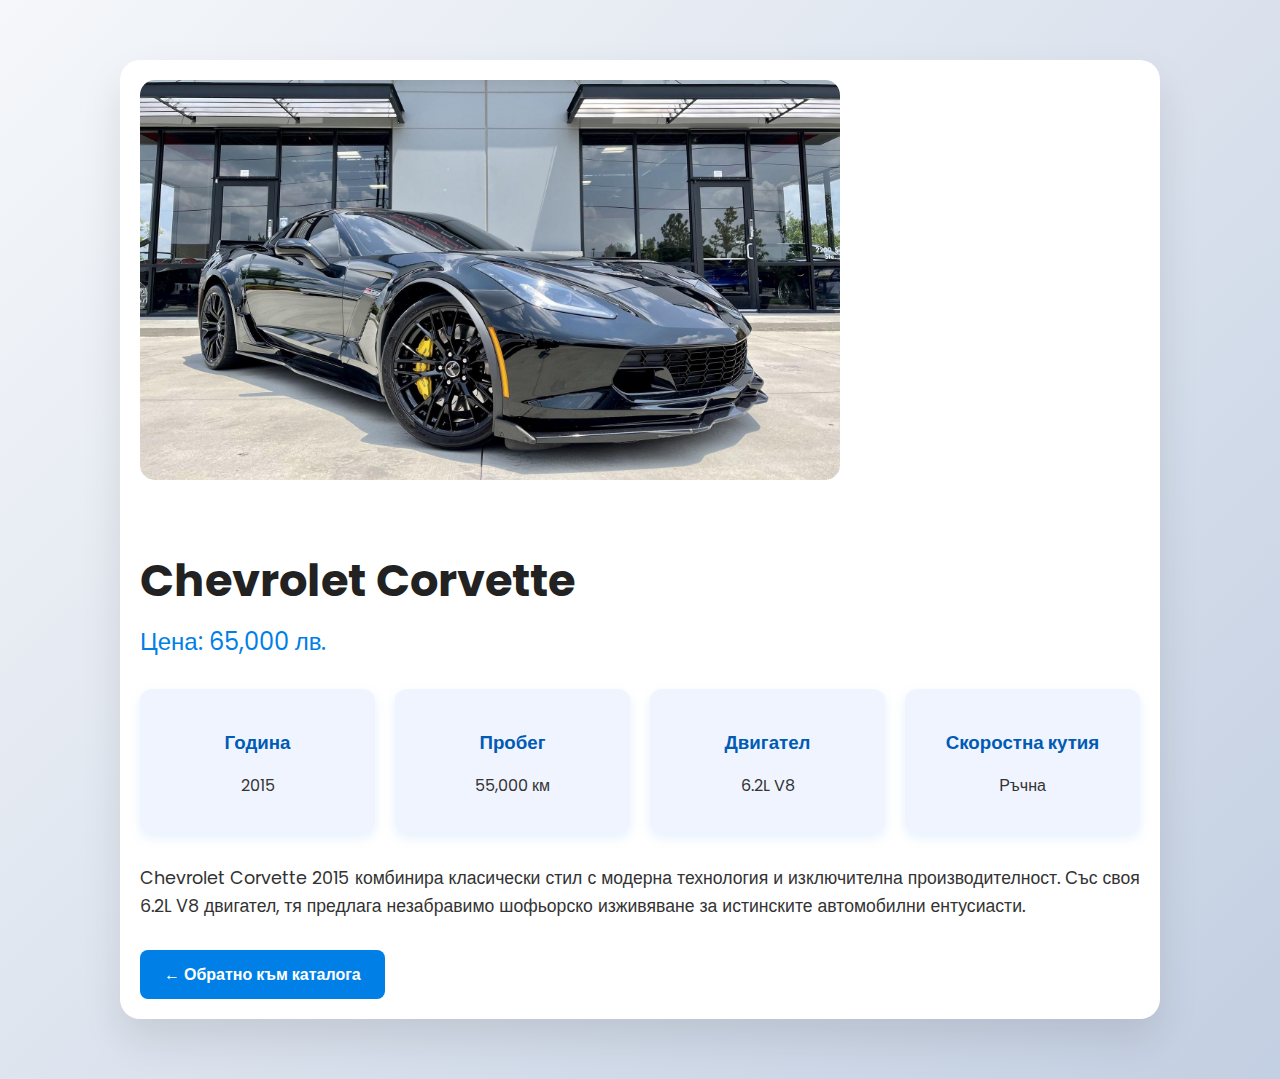
<file: corvette.html>
<!DOCTYPE html>
<html lang="bg">
<head>
  <meta charset="UTF-8">
  <meta name="viewport" content="width=device-width, initial-scale=1.0">
  <title>Chevrolet Corvette</title>
  <link rel="preconnect" href="https://fonts.googleapis.com">
  <link href="https://fonts.googleapis.com/css2?family=Poppins:wght@400;600&display=swap" rel="stylesheet">
  <style>
    body {
      font-family: 'Poppins', sans-serif;
      margin: 0;
      padding: 0;
      background: linear-gradient(135deg, #f5f7fa, #c3cfe2);
      color: #333;
    }

    .container {
      max-width: 1000px;
      margin: 60px auto;
      padding: 20px;
      background: #fff;
      border-radius: 20px;
      box-shadow: 0 20px 40px rgba(0, 0, 0, 0.1);
      animation: fadeIn 1s ease-in-out;
    }

    @keyframes fadeIn {
      from { opacity: 0; transform: translateY(20px); }
      to { opacity: 1; transform: translateY(0); }
    }

    .car-image {
      width: 70%;
      height: 400px;
      object-fit: cover;
      border-radius: 15px;
      margin-bottom: 30px;
    }

    h1 {
      font-size: 2.8rem;
      color: #222;
      margin-bottom: 10px;
    }

    .price {
      font-size: 1.5rem;
      color: #007fe6;
      margin-bottom: 30px;
    }

    .details-grid {
      display: grid;
      grid-template-columns: repeat(auto-fit, minmax(220px, 1fr));
      gap: 20px;
      margin-bottom: 30px;
    }

    .detail-card {
      background: #f0f4ff;
      padding: 20px;
      border-radius: 12px;
      text-align: center;
      box-shadow: 0 4px 12px rgba(0, 127, 230, 0.1);
      transition: transform 0.3s ease;
    }

    .detail-card:hover {
      transform: scale(1.05);
    }

    .detail-card h3 {
      margin-bottom: 10px;
      color: #005bb5;
    }

    .description {
      font-size: 1.1rem;
      line-height: 1.6;
      margin-bottom: 30px;
    }

    .back-link {
      display: inline-block;
      padding: 12px 24px;
      background: #007fe6;
      color: white;
      text-decoration: none;
      border-radius: 8px;
      font-weight: 600;
      transition: background 0.3s ease;
    }

    .back-link:hover {
      background: #005bb5;
    }
  </style>
</head>
<body>
  <div class="container">
    <img src="Used-2015-Chevrolet-Corvette-Z06-1627218137.jpg" alt="Chevrolet Corvette 2015" class="car-image">
    <h1>Chevrolet Corvette</h1>
    <div class="price">Цена: 65,000 лв.</div>

    <div class="details-grid">
      <div class="detail-card">
        <h3>Година</h3>
        <p>2015</p>
      </div>
      <div class="detail-card">
        <h3>Пробег</h3>
        <p>55,000 км</p>
      </div>
      <div class="detail-card">
        <h3>Двигател</h3>
        <p>6.2L V8</p>
      </div>
      <div class="detail-card">
        <h3>Скоростна кутия</h3>
        <p>Ръчна</p>
      </div>
    </div>

    <div class="description">
      Chevrolet Corvette 2015 комбинира класически стил с модерна технология и изключителна производителност. Със своя 6.2L V8 двигател, тя предлага незабравимо шофьорско изживяване за истинските автомобилни ентусиасти.
    </div>

    <a href="index.html" class="back-link">← Обратно към каталога</a>
  </div>
</body>
</html>
</file>
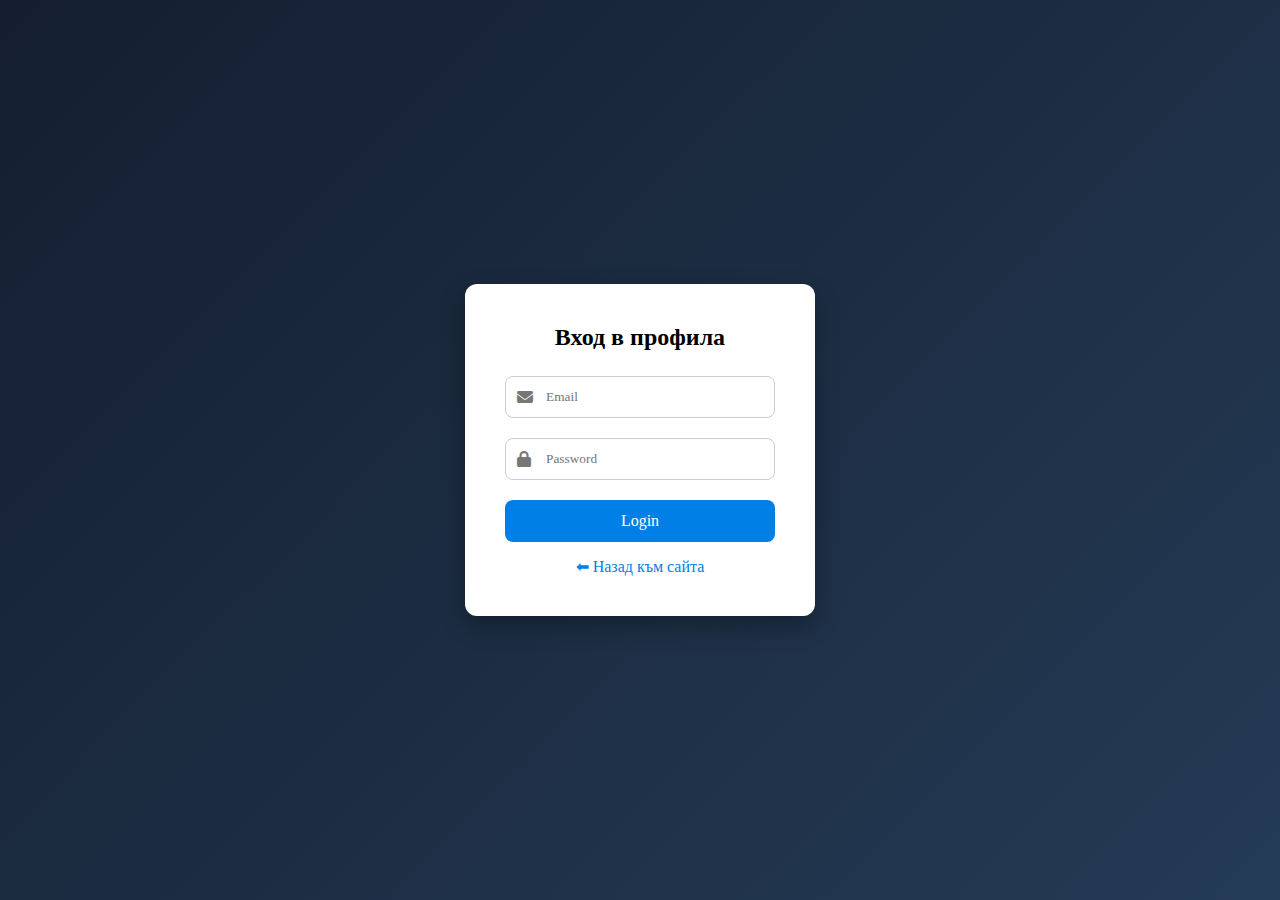
<file: login.html>
<!DOCTYPE html>
<html lang="bg">

<head>

<meta charset="UTF-8">
<meta name="viewport" content="width=device-width, initial-scale=1.0">

<title>Login | American Dream Auto</title>

<link rel="stylesheet" href="https://cdnjs.cloudflare.com/ajax/libs/font-awesome/6.5.0/css/all.min.css">

<style>

*{
margin:0;
padding:0;
box-sizing:border-box;
font-family:Segoe UI;
}

body{
height:100vh;
display:flex;
justify-content:center;
align-items:center;
background:linear-gradient(135deg,#141e30,#243b55);
background-image: "655-402-10-emblematichni-amerikanski-avtomobila.jpg";
}

.login-container{
background:white;
padding:40px;
border-radius:12px;
width:350px;
box-shadow:0 10px 25px rgba(0,0,0,0.3);
text-align:center;
}

h2{
margin-bottom:25px;
}

.input-box{
position:relative;
margin-bottom:20px;
}

.input-box input{
width:100%;
padding:12px 40px;
border:1px solid #ccc;
border-radius:8px;
}

.input-box i{
position:absolute;
left:12px;
top:50%;
transform:translateY(-50%);
color:#777;
}

button{
width:100%;
padding:12px;
background:#007fe6;
border:none;
color:white;
border-radius:8px;
font-size:16px;
cursor:pointer;
}

button:hover{
background:#005bb5;
}

.back{
margin-top:15px;
display:block;
color:#007fe6;
text-decoration:none;
}

</style>

</head>

<body>

<div class="login-container">

<h2>Вход в профила</h2>

<form>

<div class="input-box">
<i class="fa fa-envelope"></i>
<input type="email" placeholder="Email" required>
</div>

<div class="input-box">
<i class="fa fa-lock"></i>
<input type="password" placeholder="Password" required>
</div>

<button type="submit">Login</button>

</form>

<a href="index.html" class="back">⬅ Назад към сайта</a>

</div>

</body>

</html>
</file>
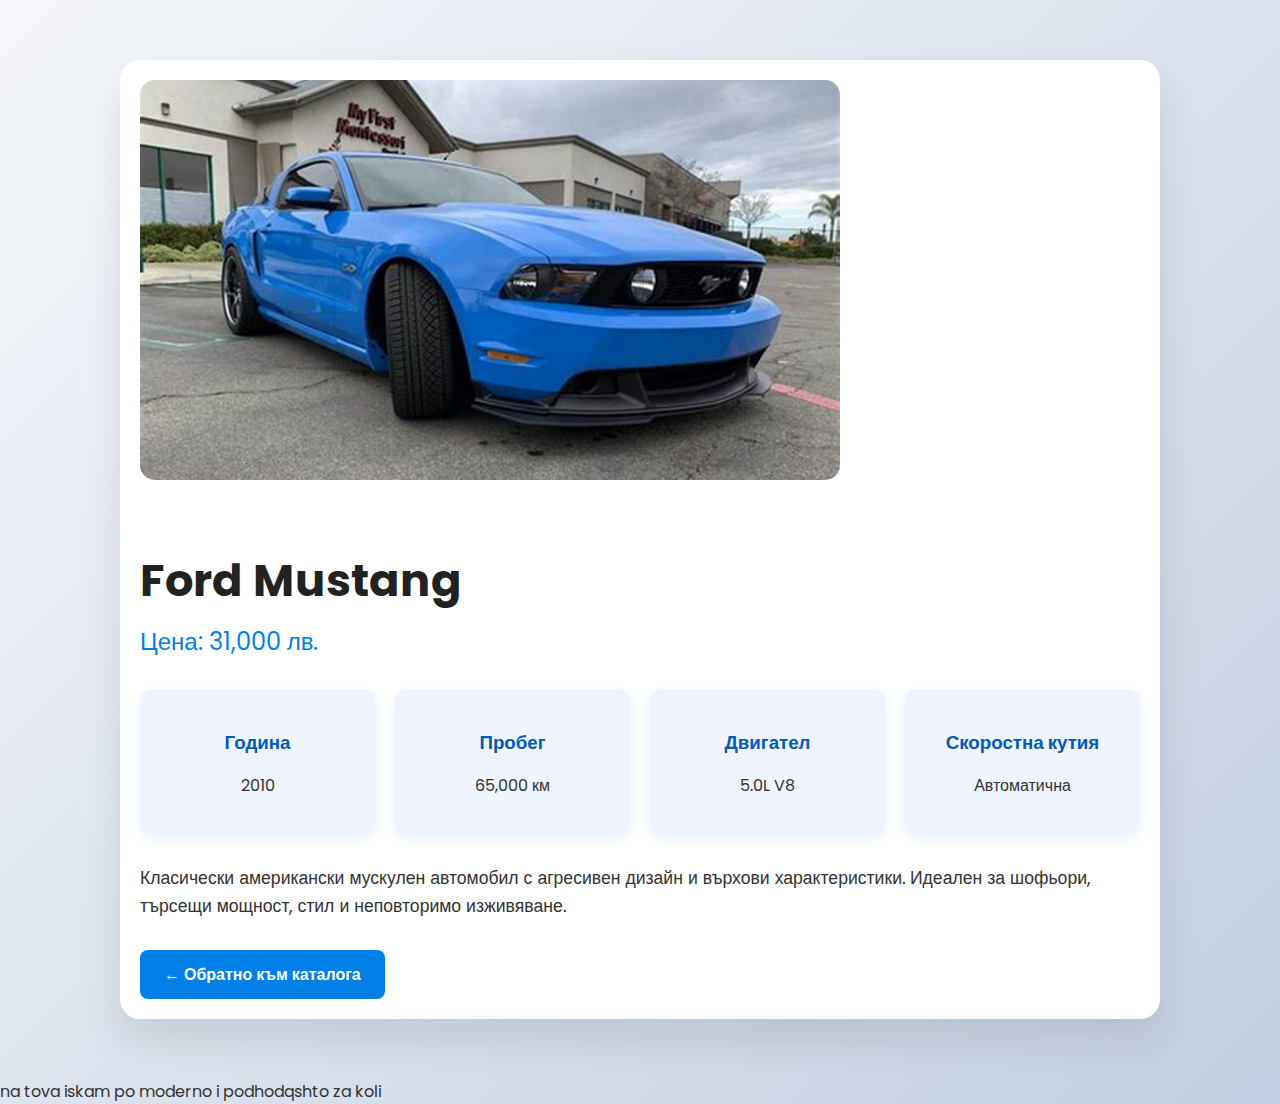
<file: mustang.html>
<!DOCTYPE html>
<html lang="bg">
<head>
  <meta charset="UTF-8">
  <meta name="viewport" content="width=device-width, initial-scale=1.0">
  <title>Ford Mustang</title>
  <link rel="preconnect" href="https://fonts.googleapis.com">
  <link href="https://fonts.googleapis.com/css2?family=Poppins:wght@400;600&display=swap" rel="stylesheet">
  <style>
    body {
      font-family: 'Poppins', sans-serif;
      margin: 0;
      padding: 0;
      background: linear-gradient(135deg, #f5f7fa, #c3cfe2);
      color: #333;
    }

    .container {
      max-width: 1000px;
      margin: 60px auto;
      padding: 20px;
      background: #fff;
      border-radius: 20px;
      box-shadow: 0 20px 40px rgba(0, 0, 0, 0.1);
      animation: fadeIn 1s ease-in-out;
    }

    @keyframes fadeIn {
      from { opacity: 0; transform: translateY(20px); }
      to { opacity: 1; transform: translateY(0); }
    }

    .car-image {
      width: 70%;
      height: 400px;
      object-fit: cover;
      border-radius: 15px;
      margin-bottom: 30px;
    }

    h1 {
      font-size: 2.8rem;
      color: #222;
      margin-bottom: 10px;
    }

    .price {
      font-size: 1.5rem;
      color: #007fe6;
      margin-bottom: 30px;
    }

    .details-grid {
      display: grid;
      grid-template-columns: repeat(auto-fit, minmax(220px, 1fr));
      gap: 20px;
      margin-bottom: 30px;
    }

    .detail-card {
      background: #f0f4ff;
      padding: 20px;
      border-radius: 12px;
      text-align: center;
      box-shadow: 0 4px 12px rgba(0, 127, 230, 0.1);
      transition: transform 0.3s ease;
    }

    .detail-card:hover {
      transform: scale(1.05);
    }

    .detail-card h3 {
      margin-bottom: 10px;
      color: #005bb5;
    }

    .description {
      font-size: 1.1rem;
      line-height: 1.6;
      margin-bottom: 30px;
    }

    .back-link {
      display: inline-block;
      padding: 12px 24px;
      background: #007fe6;
      color: white;
      text-decoration: none;
      border-radius: 8px;
      font-weight: 600;
      transition: background 0.3s ease;
    }

    .back-link:hover {
      background: #005bb5;
    }
  </style>
</head>
<body>
  <div class="container">
    <img src="OIP.jpg" alt="Ford Mustang" class="car-image">
    <h1>Ford Mustang</h1>
    <div class="price">Цена: 31,000 лв.</div>

    <div class="details-grid">
      <div class="detail-card">
        <h3>Година</h3>
        <p>2010</p>
      </div>
      <div class="detail-card">
        <h3>Пробег</h3>
        <p>65,000 км</p>
      </div>
      <div class="detail-card">
        <h3>Двигател</h3>
        <p>5.0L V8</p>
      </div>
      <div class="detail-card">
        <h3>Скоростна кутия</h3>
        <p>Автоматична</p>
      </div>
    </div>

    <div class="description">
      Класически американски мускулен автомобил с агресивен дизайн и върхови характеристики. Идеален за шофьори, търсещи мощност, стил и неповторимо изживяване.
    </div>

    <a href="catalog.html" class="back-link">← Обратно към каталога</a>
  </div>
</body>
</html> na tova iskam po moderno i podhodqshto za koli
</file>
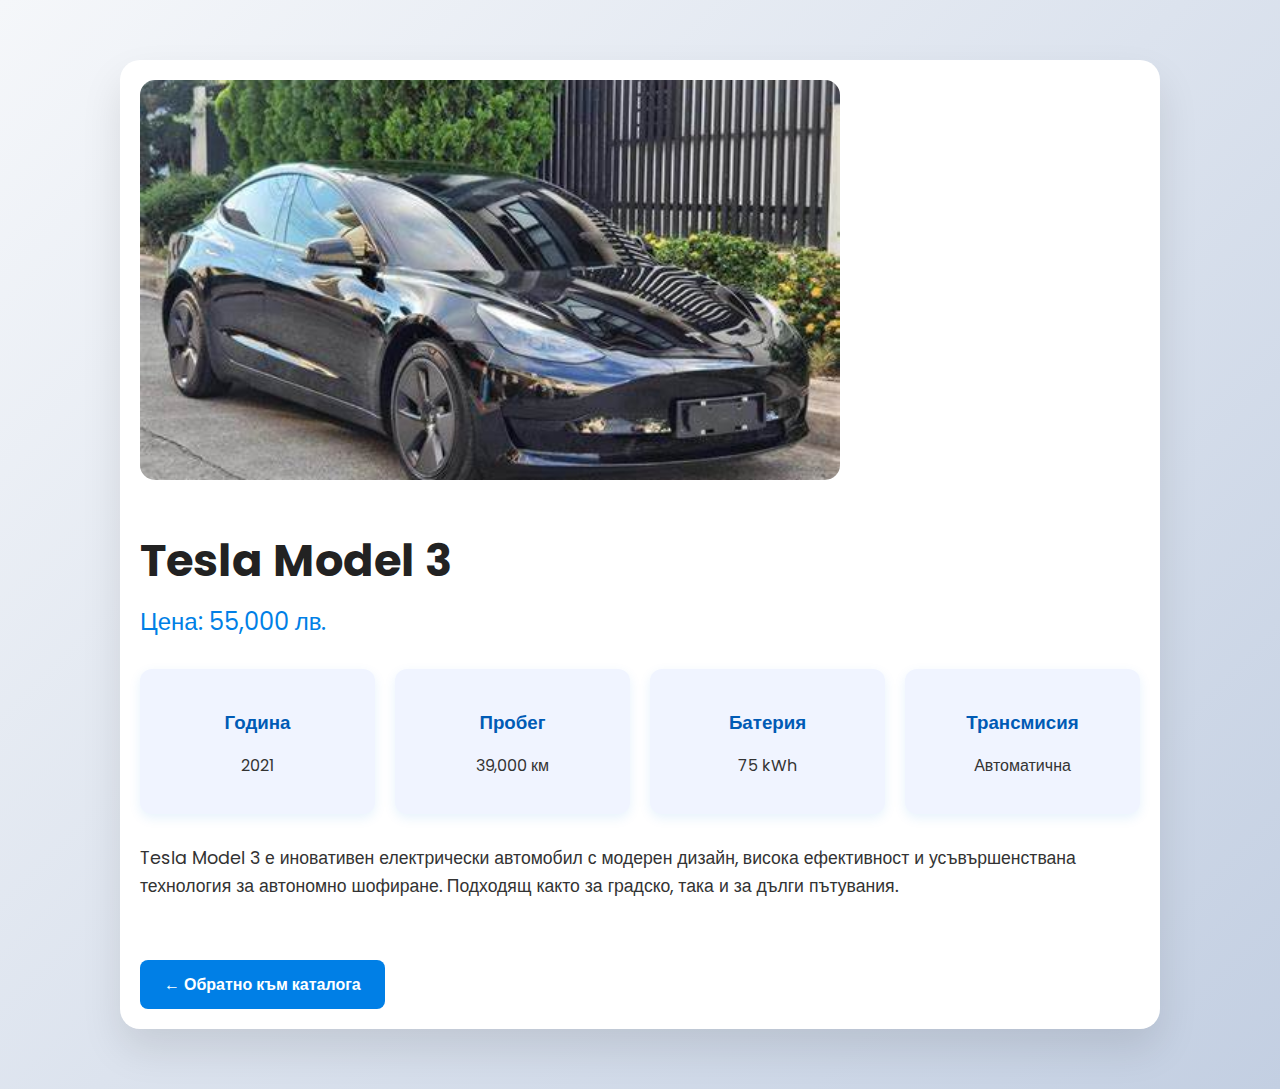
<file: tesla.html>
<!DOCTYPE html>
<html lang="bg">
<head>
  <meta charset="UTF-8">
  <meta name="viewport" content="width=device-width, initial-scale=1.0">
  <title>Tesla Model 3</title>
  <link rel="preconnect" href="https://fonts.googleapis.com">
  <link href="https://fonts.googleapis.com/css2?family=Poppins:wght@400;600&display=swap" rel="stylesheet">
  <style>
    body {
      font-family: 'Poppins', sans-serif;
      margin: 0;
      padding: 0;
      background: linear-gradient(135deg, #f5f7fa, #c3cfe2);
      color: #333;
    }

    .container {
      max-width: 1000px;
      margin: 60px auto;
      padding: 20px;
      background: #fff;
      border-radius: 20px;
      box-shadow: 0 20px 40px rgba(0, 0, 0, 0.1);
      animation: fadeIn 1s ease-in-out;
    }

    @keyframes fadeIn {
      from { opacity: 0; transform: translateY(20px); }
      to { opacity: 1; transform: translateY(0); }
    }

    .car-image {
      width: 70%;
      height: 400px;
      object-fit: cover;
      border-radius: 15px;
      margin-bottom: 10px;
    }

    h1 {
      font-size: 2.8rem;
      color: #222;
      margin-bottom: 10px;
    }

    .price {
      font-size: 1.5rem;
      color: #007fe6;
      margin-bottom: 30px;
    }

    .details-grid {
      display: grid;
      grid-template-columns: repeat(auto-fit, minmax(220px, 1fr));
      gap: 20px;
      margin-bottom: 30px;
    }

    .detail-card {
      background: #f0f4ff;
      padding: 20px;
      border-radius: 12px;
      text-align: center;
      box-shadow: 0 4px 12px rgba(0, 127, 230, 0.1);
      transition: transform 0.3s ease;
    }

    .detail-card:hover {
      transform: scale(1.05);
    }

    .detail-card h3 {
      margin-bottom: 10px;
      color: #005bb5;
    }

    .description {
      font-size: 1.1rem;
      line-height: 1.6;
      margin-bottom: 60px;
    }

    .back-link {
      display: inline-block;
      padding: 12px 24px;
      background: #007fe6;
      color: white;
      text-decoration: none;
      border-radius: 8px;
      font-weight: 600;
      transition: background 0.3s ease;
    }

    .back-link:hover {
      background: #005bb5;
    }
  </style>
</head>
<body>
  <div class="container">
    <img src="tesla 3.jpg.jpg" alt="Tesla Model 3" class="car-image">
    <h1>Tesla Model 3</h1>  
    <div class="price">Цена: 55,000 лв.</div>

    <div class="details-grid">
      <div class="detail-card">
        <h3>Година</h3>
        <p>2021</p>
      </div>
      <div class="detail-card">
        <h3>Пробег</h3>
        <p>39,000 км</p>
      </div>
      <div class="detail-card">
        <h3>Батерия</h3>
        <p>75 kWh</p>
      </div>
      <div class="detail-card">
        <h3>Трансмисия</h3>
        <p>Автоматична</p>
      </div>
    </div>

    <div class="description">
      Tesla Model 3 е иновативен електрически автомобил с модерен дизайн, висока ефективност и усъвършенствана технология за автономно шофиране. Подходящ както за градско, така и за дълги пътувания.
    </div>

    <a href="index.html" class="back-link">← Обратно към каталога</a>
  </div>
</body>
</html>
</file>
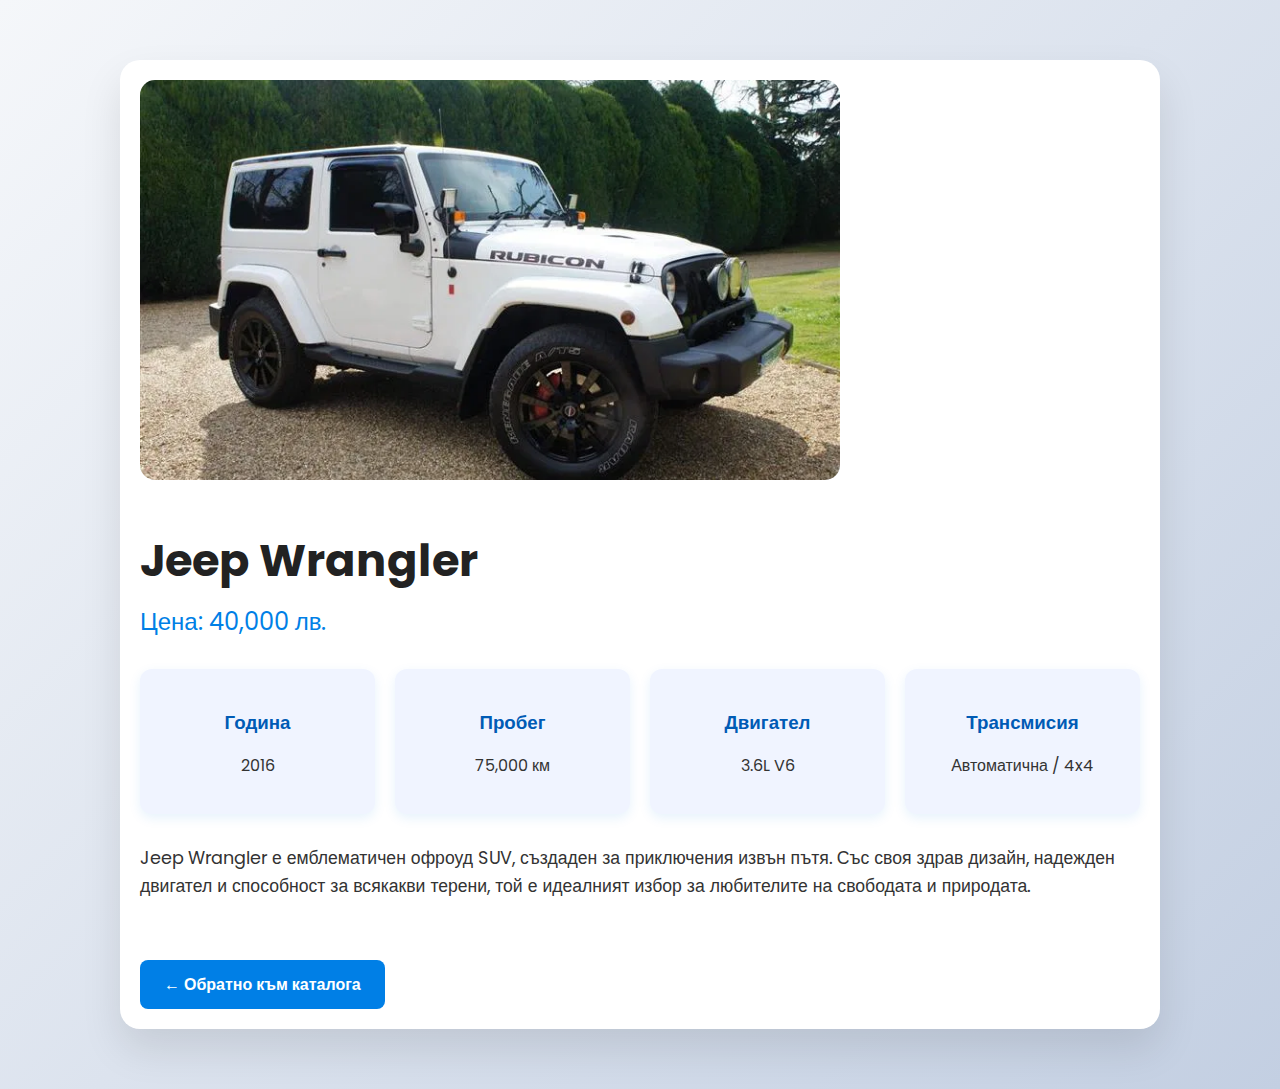
<file: wrangler.html>
<!DOCTYPE html>
<html lang="bg">
<head>
  <meta charset="UTF-8">
  <meta name="viewport" content="width=device-width, initial-scale=1.0">
  <title>Jeep Wrangler</title>
  <link rel="preconnect" href="https://fonts.googleapis.com">
  <link href="https://fonts.googleapis.com/css2?family=Poppins:wght@400;600&display=swap" rel="stylesheet">
  <style>
    body {
      font-family: 'Poppins', sans-serif;
      margin: 0;
      padding: 0;
      background: linear-gradient(135deg, #f5f7fa, #c3cfe2);
      color: #333;
    }

    .container {
      max-width: 1000px;
      margin: 60px auto;
      padding: 20px;
      background: #fff;
      border-radius: 20px;
      box-shadow: 0 20px 40px rgba(0, 0, 0, 0.1);
      animation: fadeIn 1s ease-in-out;
    }

    @keyframes fadeIn {
      from { opacity: 0; transform: translateY(20px); }
      to { opacity: 1; transform: translateY(0); }
    }

    .car-image {
      width: 70%;
      height: 400px;
      object-fit: cover;
      border-radius: 15px;
      margin-bottom: 10px;
    }

    h1 {
      font-size: 2.8rem;
      color: #222;
      margin-bottom: 10px;
    }

    .price {
      font-size: 1.5rem;
      color: #007fe6;
      margin-bottom: 30px;
    }

    .details-grid {
      display: grid;
      grid-template-columns: repeat(auto-fit, minmax(220px, 1fr));
      gap: 20px;
      margin-bottom: 30px;
    }

    .detail-card {
      background: #f0f4ff;
      padding: 20px;
      border-radius: 12px;
      text-align: center;
      box-shadow: 0 4px 12px rgba(0, 127, 230, 0.1);
      transition: transform 0.3s ease;
    }

    .detail-card:hover {
      transform: scale(1.05);
    }

    .detail-card h3 {
      margin-bottom: 10px;
      color: #005bb5;
    }

    .description {
      font-size: 1.1rem;
      line-height: 1.6;
      margin-bottom: 60px;
    }

    .back-link {
      display: inline-block;
      padding: 12px 24px;
      background: #007fe6;
      color: white;
      text-decoration: none;
      border-radius: 8px;
      font-weight: 600;
      transition: background 0.3s ease;
    }

    .back-link:hover {
      background: #005bb5;
    }
  </style>
</head>
<body>
  <div class="container">
    <img src="jeep-wrangler-3-6-v6-sahara-auto-4wd-euro-5-2dr-euro-5-838980409-1.webp" alt="Jeep Wrangler" class="car-image">
    <h1>Jeep Wrangler</h1>  
    <div class="price">Цена: 40,000 лв.</div>

    <div class="details-grid">
      <div class="detail-card">
        <h3>Година</h3>
        <p>2016</p>
      </div>
      <div class="detail-card">
        <h3>Пробег</h3>
        <p>75,000 км</p>
      </div>
      <div class="detail-card">
        <h3>Двигател</h3>
        <p>3.6L V6</p>
      </div>
      <div class="detail-card">
        <h3>Трансмисия</h3>
        <p>Автоматична / 4x4</p>
      </div>
    </div>

    <div class="description">
      Jeep Wrangler е емблематичен офроуд SUV, създаден за приключения извън пътя. Със своя здрав дизайн, надежден двигател и способност за всякакви терени, той е идеалният избор за любителите на свободата и природата.
    </div>

    <a href="index.html" class="back-link">← Обратно към каталога</a>
  </div>
</body>
</html>
</file>
<file: styles.css>
/* Основни стилове */
/* Основни стилове */
* {
  margin: 0;
  padding: 0;
  box-sizing: border-box;
}

body {
  font-family: 'Arial', sans-serif;
  background-color: #f4f4f4;
  color: #333;
}

.container {
  width: 90%;
  max-width: 1200px;
  margin: auto;
}

.header-flex {
  display: flex;
  justify-content: space-between;
  align-items: center;
}

header {
  background: #1a1a1a;
  padding: 5px 0;
}

header img {
  height: 180px;
}

nav ul {
  list-style: none;
  display: flex;
  gap: 20px;
}

nav a {
  color: white;
  text-decoration: none;
  padding: 10px;
  transition: background 0.3s, color 0.3s;
}

nav a:hover {
  background: #444;
  border-radius: 10px;
}

/* Dropdown меню */
li.dropdown {
  position: relative;
}

ul.submenu {
  display: none;
  position: absolute;
  top: 100%;
  left: 0;
  background-color: #1a1a1a;
  padding: 10px 0;
  border-radius: 5px;
  z-index: 1000;
}

li.dropdown:hover .submenu {
  display: block;
}

ul.submenu li a {
  padding: 10px 20px;
  color: white;
  text-decoration: none;
  display: block;
}

ul.submenu li a:hover {
  background: #444;
  border-radius: 5px;
}

/* Подменюто с изображения и текст */
.submenu li {
  padding: 10px 0;
  text-align: center;
}

.submenu li a {
  font-weight: bold;
  display: block;
}

.submenu .submenu-item {
  display: flex;
  flex-direction: column;
  align-items: center;
}

.submenu-item img {
  width: 150px;
  height: 100px;
  object-fit: cover;
  border-radius: 5px;
  margin-bottom: 10px;
}

.submenu-item p {
  font-size: 0.9rem;
  color: #ccc;
  margin: 0;
}

/* Hero Section */
.hero {
  background: linear-gradient(rgba(0,0,0,0.6), rgba(0,0,0,0.6)), url('images/hero.jpg') center/cover no-repeat;
  color: white;
  text-align: center;
  padding: 100px 20px;
}

.hero-content h2 {
  font-size: 2.5rem;
  margin-bottom: 15px;
}

.hero-content p {
  font-size: 1.2rem;
  margin-bottom: 25px;
}

.btn {
  background: #007fe6;
  color: white;
  padding: 12px 24px;
  border-radius: 5px;
  text-decoration: none;
  transition: background 0.3s ease;
}

.btn:hover {
  background: #005bb5;
}

/* Featured Cars */
.featured-cars {
  background: #fff;
  padding: 60px 20px;
}

.featured-cars h2 {
  text-align: center;
  margin-bottom: 40px;
  font-size: 2rem;
}

.car-grid {
  display: grid;
  grid-template-columns: repeat(auto-fit, minmax(280px, 1fr));
  gap: 30px;
}

.car-item {
  background: #f9f9f9;
  padding: 20px;
  text-align: center;
  border-radius: 10px;
  box-shadow: 0 5px 10px rgba(0,0,0,0.1);
  transition: transform 0.3s ease, box-shadow 0.3s ease;
}

.car-item:hover {
  transform: scale(1.03);
  box-shadow: 0 10px 20px rgba(0,0,0,0.2);
}

.car-item img {
  width: 100%;
  height: 180px;
  object-fit: cover;
  border-radius: 10px;
  margin-bottom: 15px;
}

/* Footer */
footer {
  background: #1a1a1a;
  color: white;
  text-align: center;
  padding: 20px;

}
   * {
      margin: 0;
      padding: 0;
      box-sizing: border-box;
    }

    body {
      font-family: 'Segoe UI', Tahoma, Geneva, Verdana, sans-serif;
      background-color: #f4f4f4;
      color: #333;
      overflow-x: hidden;
      
    }

    /* HEADER - УВЕЛИЧЕН */
    header {
      position: sticky;
      top: 0;
      background-color: #1c1c1c;
      z-index: 1000;
      box-shadow: 0 4px 15px rgba(0, 0, 0, 0.4);
      transition: all 0.3s ease;
      padding: 20px 0;
    }

    .container {
      max-width: 1400px;
      margin: 0 auto;
      padding: 0 40px;
    }

    .header-flex {
      display: flex;
      justify-content: space-between;
      align-items: center;
      padding: 10px 0;
    }

    /* ЛОГО - МНОГО ПО-ГОЛЯМО */
    header .logo-container {
      display: flex;
      align-items: center;
    }

    header img {
      height: 80px;
      width: auto;
      transition: transform 0.3s ease;
      filter: drop-shadow(0 2px 8px rgba(0, 170, 255, 0.3));
    }

    header img:hover {
      transform: scale(1.08);
      filter: drop-shadow(0 4px 12px rgba(0, 170, 255, 0.5));
    }

    /* НАВИГАЦИЯ */
    nav ul {
      display: flex;
      list-style: none;
      gap: 40px;
      align-items: center;
    }

    nav li {
      position: relative;
    }

    nav a {
      color: #fff;
      text-decoration: none;
      font-weight: 600;
      font-size: 1.1rem;
      transition: color 0.3s ease;
      position: relative;
      padding: 10px 5px;
      display: flex;
      align-items: center;
      gap: 8px;
    }

    nav a i {
      font-size: 1rem;
    }

    nav a::after {
      content: '';
      position: absolute;
      bottom: 0;
      left: 0;
      width: 0;
      height: 3px;
      background: linear-gradient(to right, #007fe6, #00aaff);
      transition: width 0.3s ease;
      border-radius: 2px;
    }

    nav a:hover::after {
      width: 100%;
    }

    nav a:hover {
      color: #00aaff;
    }

    .dropdown {
      position: relative;
    }

    .submenu {
      position: absolute;
      top: 100%;
      left: 0;
      background: #2a2a2a;
      min-width: 200px;
      padding: 15px 0;
      border-radius: 10px;
      opacity: 0;
      visibility: hidden;
      transform: translateY(-10px);
      transition: all 0.3s ease;
      box-shadow: 0 8px 25px rgba(0, 0, 0, 0.4);
      margin-top: 10px;
    }

    .dropdown:hover .submenu {
      opacity: 1;
      visibility: visible;
      transform: translateY(0);
    }

    .submenu li {
      padding: 0;
    }

    .submenu a {
      padding: 12px 25px;
      display: block;
      font-size: 1rem;
    }

    .submenu a:hover {
      background: rgba(0, 170, 255, 0.1);
    }

    /* HERO SECTION */
    .hero {
      background-image: linear-gradient(rgba(0, 0, 0, 0.5), rgba(0, 0, 0, 0.5)), url('ChatGPT Image 9.06.2025 г., 21_08_13.png');
      background-size: cover;
      background-position: center;
      background-repeat: no-repeat;
      background-attachment: fixed;
      color: white;
      text-align: center;
      padding: 200px 20px;
      position: relative;
      overflow: hidden;
      margin-top: 0;
    }

    .hero::before {
      content: "";
      position: absolute;
      inset: 0;
      background: linear-gradient(135deg, rgba(0, 82, 163, 0.3), rgba(0, 170, 255, 0.2));
      z-index: 1;
    }

    .hero-content {
      position: relative;
      z-index: 2;
      max-width: 900px;
      margin: 0 auto;
      animation: fadeInUp 1s ease-out;
    }

    .hero-content h1 {
      font-size: 3.5rem;
      margin-bottom: 20px;
      font-weight: 700;
      text-shadow: 2px 2px 10px rgba(0, 0, 0, 0.5);
      letter-spacing: 1px;
    }

    .hero-content p {
      font-size: 1.4rem;
      margin-bottom: 35px;
      text-shadow: 1px 1px 5px rgba(0, 0, 0, 0.5);
      line-height: 1.6;
    }

    .hero-stats {
      display: flex;
      justify-content: center;
      gap: 50px;
      margin-top: 40px;
      flex-wrap: wrap;
    }

    .stat-item {
      text-align: center;
    }

    .stat-number {
      font-size: 2.5rem;
      font-weight: 700;
      color: #00aaff;
      display: block;
    }

    .stat-label {
      font-size: 1rem;
      color: #ddd;
      margin-top: 5px;
    }

    .btn {
      background: linear-gradient(135deg, #007fe6, #00aaff);
      color: white;
      padding: 16px 40px;
      border-radius: 50px;
      text-decoration: none;
      transition: all 0.3s ease;
      display: inline-block;
      font-weight: 600;
      font-size: 1.1rem;
      box-shadow: 0 5px 20px rgba(0, 127, 230, 0.4);
      border: 2px solid transparent;
    }

    .btn:hover {
      background: linear-gradient(135deg, #00aaff, #007fe6);
      transform: translateY(-3px);
      box-shadow: 0 8px 25px rgba(0, 170, 255, 0.5);
    }

    .btn-secondary {
      background: transparent;
      border: 2px solid #00aaff;
      margin-left: 15px;
    }

    .btn-secondary:hover {
      background: #00aaff;
      border-color: #00aaff;
    }

    /* FEATURED CARS SECTION */
    .featured-cars {
      padding: 80px 20px;
      background: linear-gradient(180deg, #f9f9f9 0%, #fff 100%);
    }

    .featured-cars h2 {
      font-size: 2.8rem;
      text-align: center;
      color: #1c1c1c;
      margin-bottom: 20px;
      font-weight: 700;
      position: relative;
      display: inline-block;
      width: 100%;
    }

    .featured-cars h2::after {
      content: '';
      position: absolute;
      bottom: -10px;
      left: 50%;
      transform: translateX(-50%);
      width: 80px;
      height: 4px;
      background: linear-gradient(to right, #007fe6, #00aaff);
      border-radius: 2px;
    }

    .section-subtitle {
      text-align: center;
      color: #666;
      font-size: 1.2rem;
      margin-bottom: 50px;
    }

    .car-grid {
      display: grid;
      grid-template-columns: repeat(auto-fit, minmax(320px, 1fr));
      gap: 35px;
      max-width: 1200px;
      margin: 0 auto;
      padding-top: 30px;
    }

    .car-item {
      background: #fff;
      border-radius: 15px;
      overflow: hidden;
      box-shadow: 0 5px 20px rgba(0, 0, 0, 0.1);
      transition: all 0.4s ease;
      position: relative;
    }

    .car-item:hover {
      transform: translateY(-10px);
      box-shadow: 0 15px 40px rgba(0, 127, 230, 0.2);
    }

    .car-item img {
      width: 100%;
      height: 250px;
      object-fit: cover;
      transition: transform 0.4s ease;
    }

    .car-item:hover img {
      transform: scale(1.1);
    }

    .car-item-content {
      padding: 25px;
    }

    .car-item h3 {
      font-size: 1.6rem;
      color: #1c1c1c;
      margin-bottom: 10px;
      font-weight: 600;
    }

    .car-price {
      font-size: 1.5rem;
      color: #007fe6;
      font-weight: 700;
      margin: 15px 0;
    }

    .car-features {
      display: flex;
      gap: 15px;
      margin: 15px 0;
      flex-wrap: wrap;
    }

    .feature-badge {
      background: #f0f7ff;
      color: #007fe6;
      padding: 5px 12px;
      border-radius: 20px;
      font-size: 0.85rem;
      font-weight: 500;
    }

    .car-item .btn {
      width: 100%;
      text-align: center;
      margin-top: 15px;
      padding: 12px;
      font-size: 1rem;
    }

    /* REVIEWS SECTION */
    .reviews {
      padding: 80px 20px;
      background: linear-gradient(135deg, #1c1c1c 0%, #2a2a2a 100%);
      text-align: center;
      color: #fff;
    }

    .reviews h2 {
      font-size: 2.8rem;
      color: #00aaff;
      margin-bottom: 20px;
      font-weight: 700;
      position: relative;
      display: inline-block;
    }

    .reviews h2::after {
      content: '';
      position: absolute;
      bottom: -10px;
      left: 50%;
      transform: translateX(-50%);
      width: 80px;
      height: 4px;
      background: linear-gradient(to right, #007fe6, #00aaff);
      border-radius: 2px;
    }

    .reviews .section-subtitle {
      color: #bbb;
      margin-bottom: 50px;
    }

    .review-grid {
      display: grid;
      grid-template-columns: repeat(auto-fit, minmax(300px, 1fr));
      gap: 30px;
      max-width: 1200px;
      margin: 0 auto;
      padding-top: 30px;
    }

    .review-item {
      background: rgba(255, 255, 255, 0.05);
      backdrop-filter: blur(10px);
      border: 1px solid rgba(255, 255, 255, 0.1);
      border-radius: 20px;
      padding: 35px 25px;
      transition: all 0.4s ease;
      display: flex;
      flex-direction: column;
      align-items: center;
    }

    .review-item:hover {
      transform: translateY(-8px);
      background: rgba(255, 255, 255, 0.08);
      box-shadow: 0 10px 30px rgba(0, 170, 255, 0.2);
    }

    .review-img-wrapper {
      width: 90px;
      height: 90px;
      border-radius: 50%;
      overflow: hidden;
      margin-bottom: 20px;
      border: 3px solid #00aaff;
      box-shadow: 0 5px 15px rgba(0, 170, 255, 0.3);
      transition: transform 0.3s ease;
    }

    .review-item:hover .review-img-wrapper {
      transform: scale(1.1);
    }

    .review-img-wrapper img {
      width: 100%;
      height: 100%;
      object-fit: cover;
    }

    .review-stars {
      font-size: 1.3rem;
      color: #ffc107;
      margin-bottom: 15px;
      letter-spacing: 3px;
    }

    .review-text {
      font-size: 1.05rem;
      font-style: italic;
      color: #ddd;
      margin-bottom: 20px;
      line-height: 1.7;
    }

    .client-name {
      font-weight: 600;
      font-size: 1rem;
      color: #00aaff;
      text-transform: uppercase;
      letter-spacing: 1px;
    }

    /* FOOTER */
    footer {
      background: linear-gradient(180deg, #1c1c1c 0%, #0f0f0f 100%);
      color: #0f0f0f;
      padding: 60px 20px 30px;
    }

    .footer-content {
      max-width: 1200px;
      margin: 0 auto;
      display: grid;
      grid-template-columns: repeat(auto-fit, minmax(250px, 1fr));
      gap: 40px;
      margin-bottom: 40px;
    }

    .footer-section h2,
    .footer-section h3 {
      color: #00aaff;
      margin-bottom: 20px;
      font-weight: 600;
      text-align: center;
    }

    .footer-section h2 {
      font-size: 1.8rem;
    }

    .footer-section p {
      line-height: 1.7;
      color: #bbb;
      text-align: center;
    }

    /* ✅ ЦЕНТРИРАНИ FOOTER ЛИНКОВЕ */
    .footer-links {
      display: flex;
      flex-direction: column;
      gap: 12px;
      align-items: center;
    }

    .footer-links a {
      color: #bbb;
      text-decoration: none;
      transition: all 0.3s ease;
      display: flex;
      align-items: center;
      justify-content: center;
      gap: 8px;
      width: 100%;
      text-align: center;
    }

    .footer-links a:hover {
      color: #00aaff;
      transform: translateX(4px);
    }

    .footer-links i {
      color: #007fe6;
      min-width: 20px;
      text-align: center;
    }

    .social-links {
      display: flex;
      gap: 15px;
      margin-top: 15px;
      justify-content: center;
    }

    .social-links a {
      width: 45px;
      height: 45px;
      border-radius: 50%;
      display: flex;
      align-items: center;
      justify-content: center;
      font-size: 1.3rem;
      transition: all 0.3s ease;
      background: rgba(255, 255, 255, 0.05);
      border: 2px solid transparent;
    }

    .social-links a:hover {
      transform: translateY(-5px);
      border-color: currentColor;
    }

    .social-links .fa-facebook-f {
      color: #3b5998;
    }

    .social-links .fa-instagram {
      color: #E4405F;
    }

    .social-links .fa-youtube {
      color: #FF0000;
    }

    footer hr {
      border: 5;
      border-top: 1px solid #333;
      margin: 30px auto;
      max-width: 1200px;
      
    }

    .footer-bottom {
      text-align: center;
      font-size: 0.9rem;
      color: #666;
      padding-top: 20px;
    }

    /* ANIMATIONS */
    @keyframes fadeInUp {
      from {
        opacity: 0;
        transform: translateY(50px);
      }
      to {
        opacity: 1;
        transform: translateY(0);
      }
    }

    @keyframes fadeIn {
      from {
        opacity: 0;
      }
      to {
        opacity: 1;
      }
    }

    /* RESPONSIVE */
    @media (max-width: 1024px) {
      header img {
        height: 70px;
      }

      nav ul {
        gap: 25px;
      }

      nav a {
        font-size: 1rem;
      }
    }

    @media (max-width: 768px) {
      header {
        padding: 15px 0;
      }

      header img {
        height: 60px;
      }

      .container {
        padding: 0 20px;
      }

      .header-flex {
        flex-direction: column;
        gap: 20px;
      }

      nav ul {
        flex-direction: row;
        flex-wrap: wrap;
        justify-content: center;
        gap: 15px;
      }

      nav a {
        font-size: 0.95rem;
      }

      .hero {
        padding: 120px 20px;
      }

      .hero-content h1 {
        font-size: 2.2rem;
      }

      .hero-content p {
        font-size: 1.1rem;
      }

      .hero-stats {
        gap: 30px;
      }

      .btn-secondary {
        margin-left: 0;
        margin-top: 10px;
      }

      .featured-cars h2,
      .reviews h2 {
        font-size: 2rem;
      }

      .car-grid {
        grid-template-columns: 1fr;
      }

      .review-grid {
        grid-template-columns: 1fr;
      }
    }

    @media (max-width: 480px) {
      header img {
        height: 50px;
      }

      nav a {
        font-size: 0.85rem;
        padding: 8px 5px;
      }

      nav a i {
        display: none;
        
      }
    }
</file>
